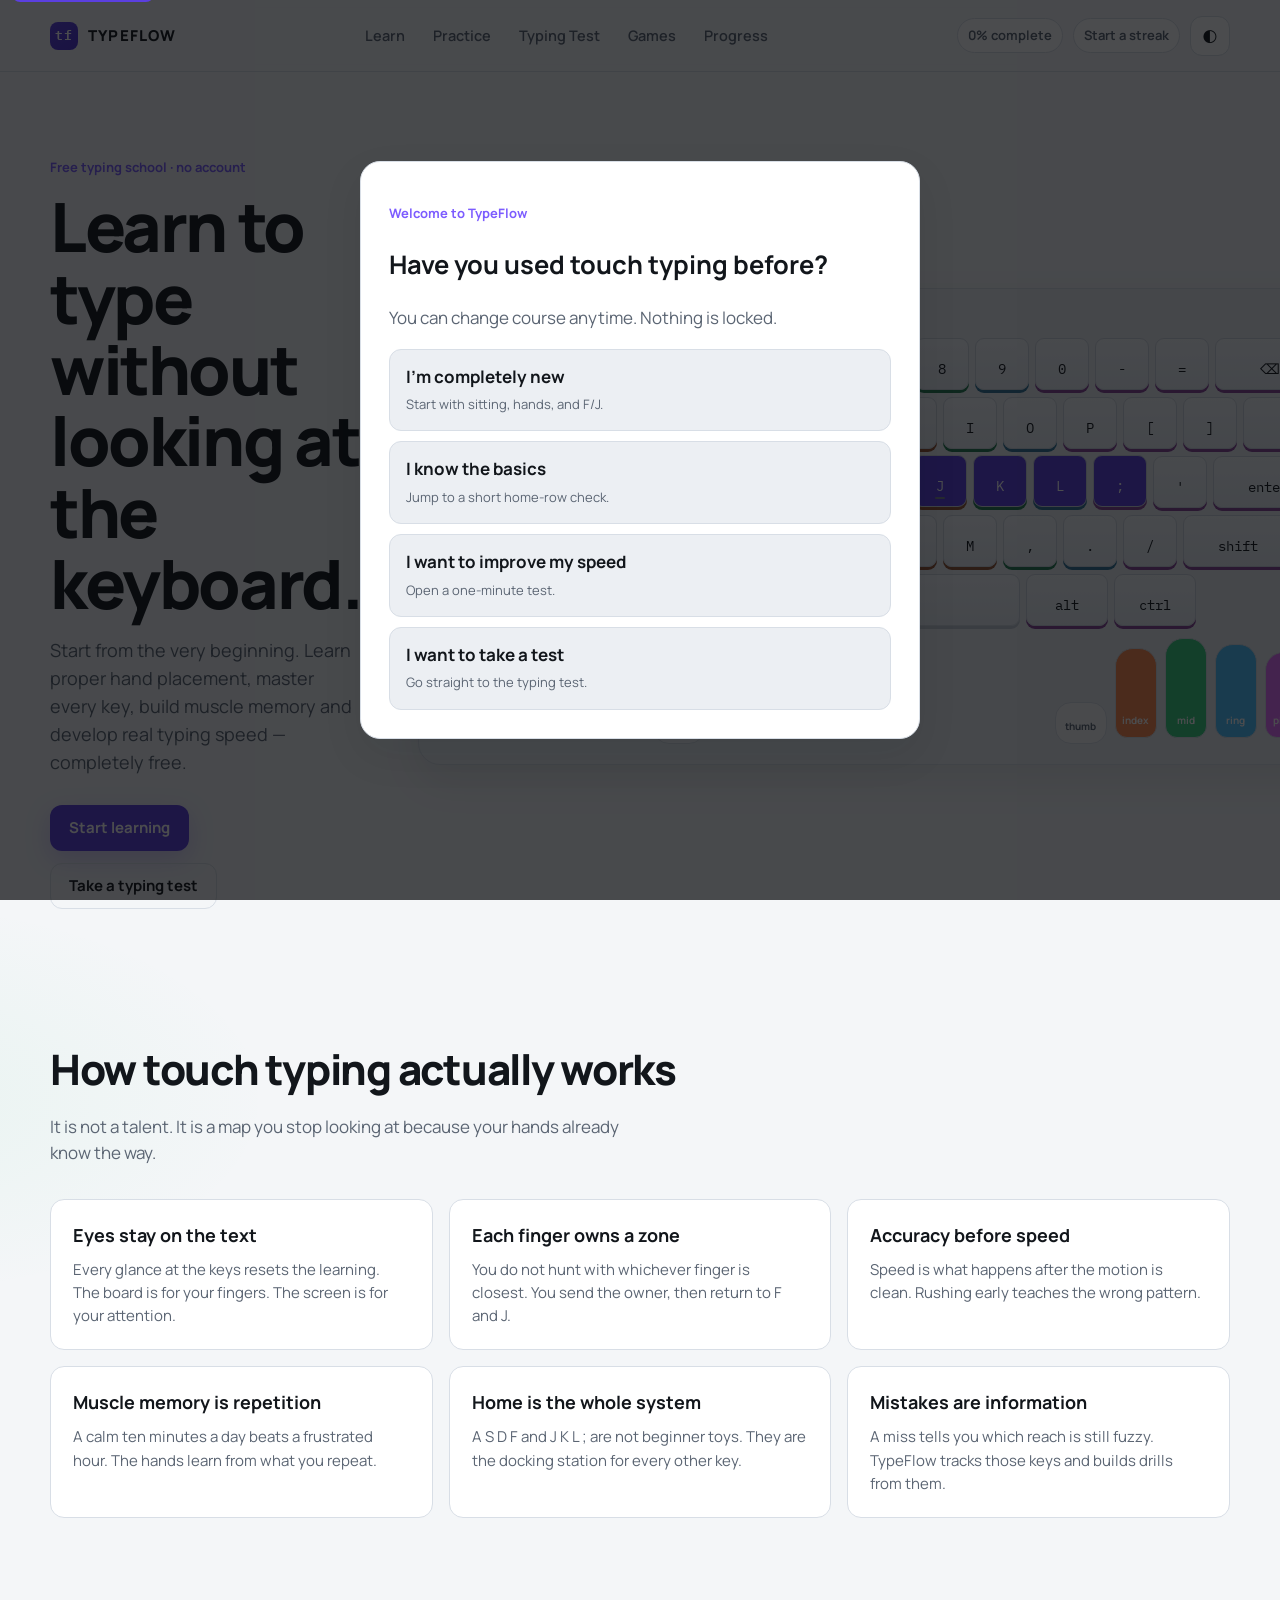
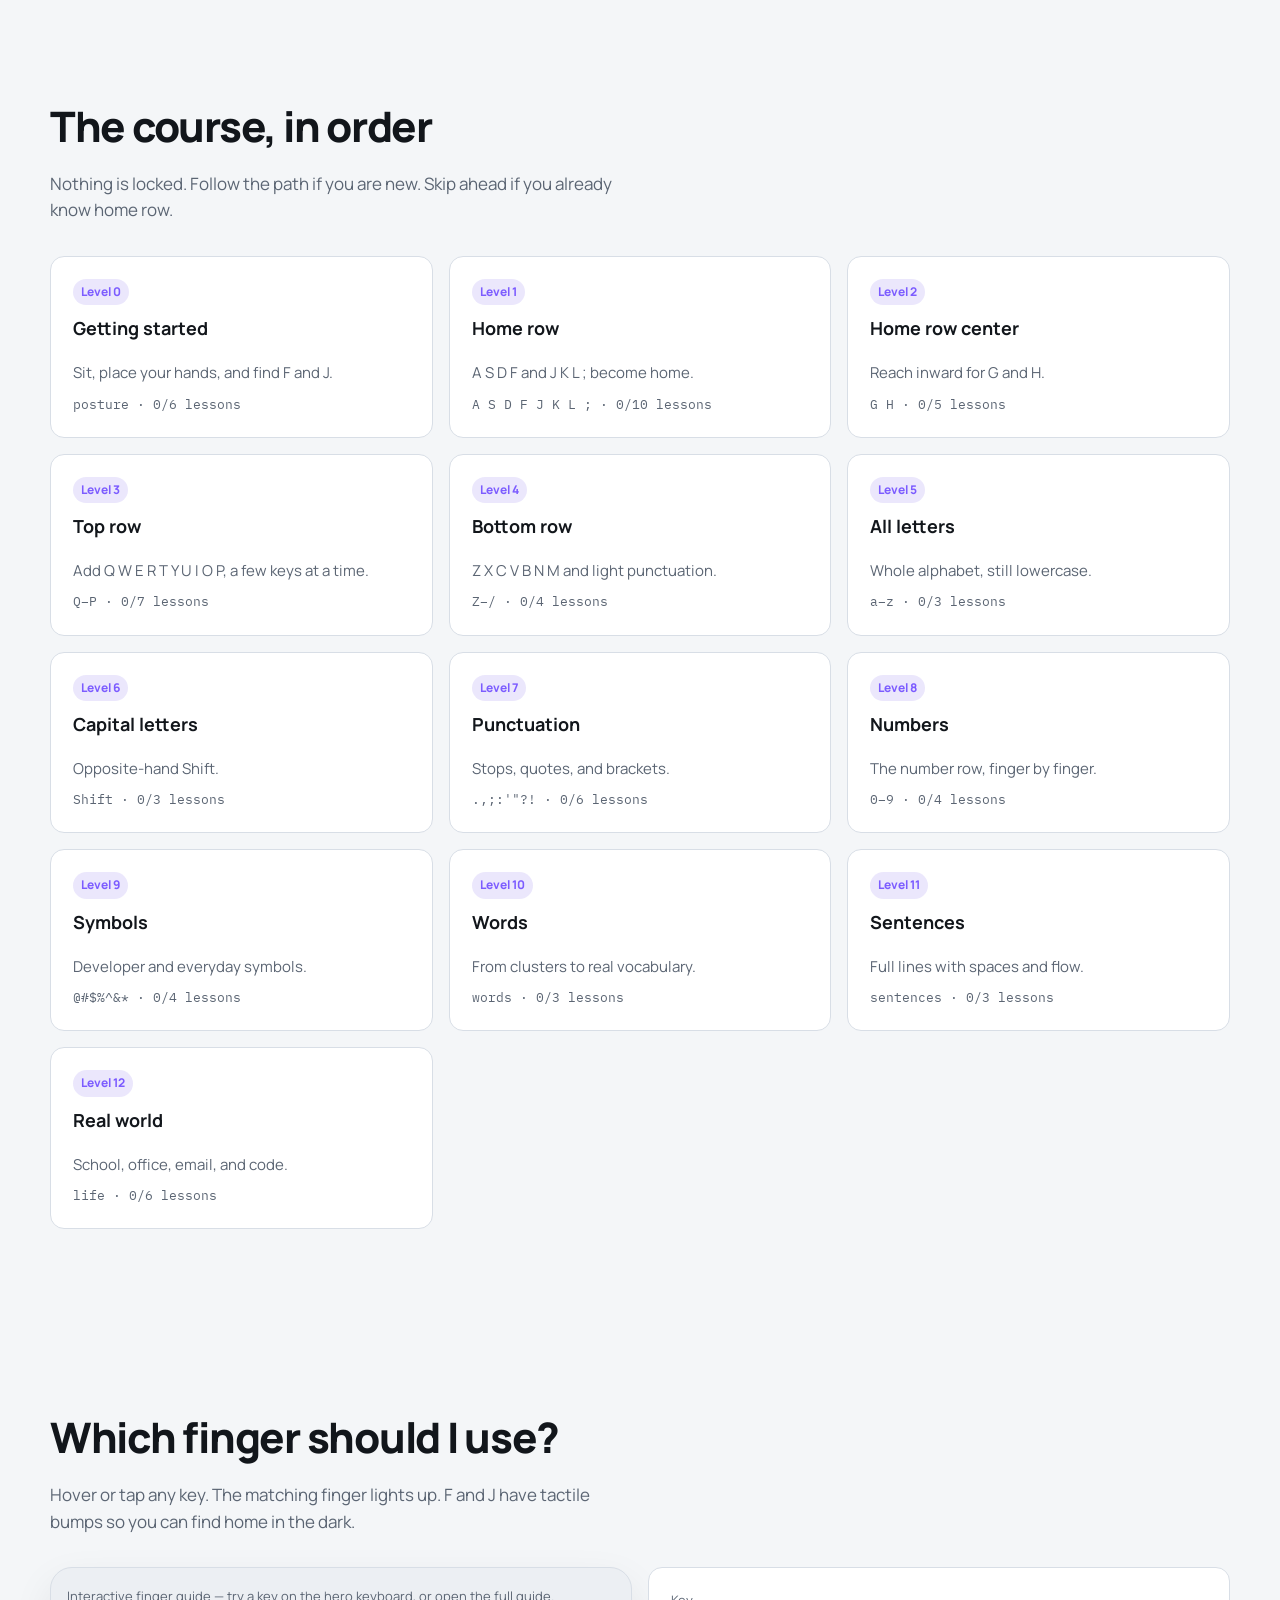
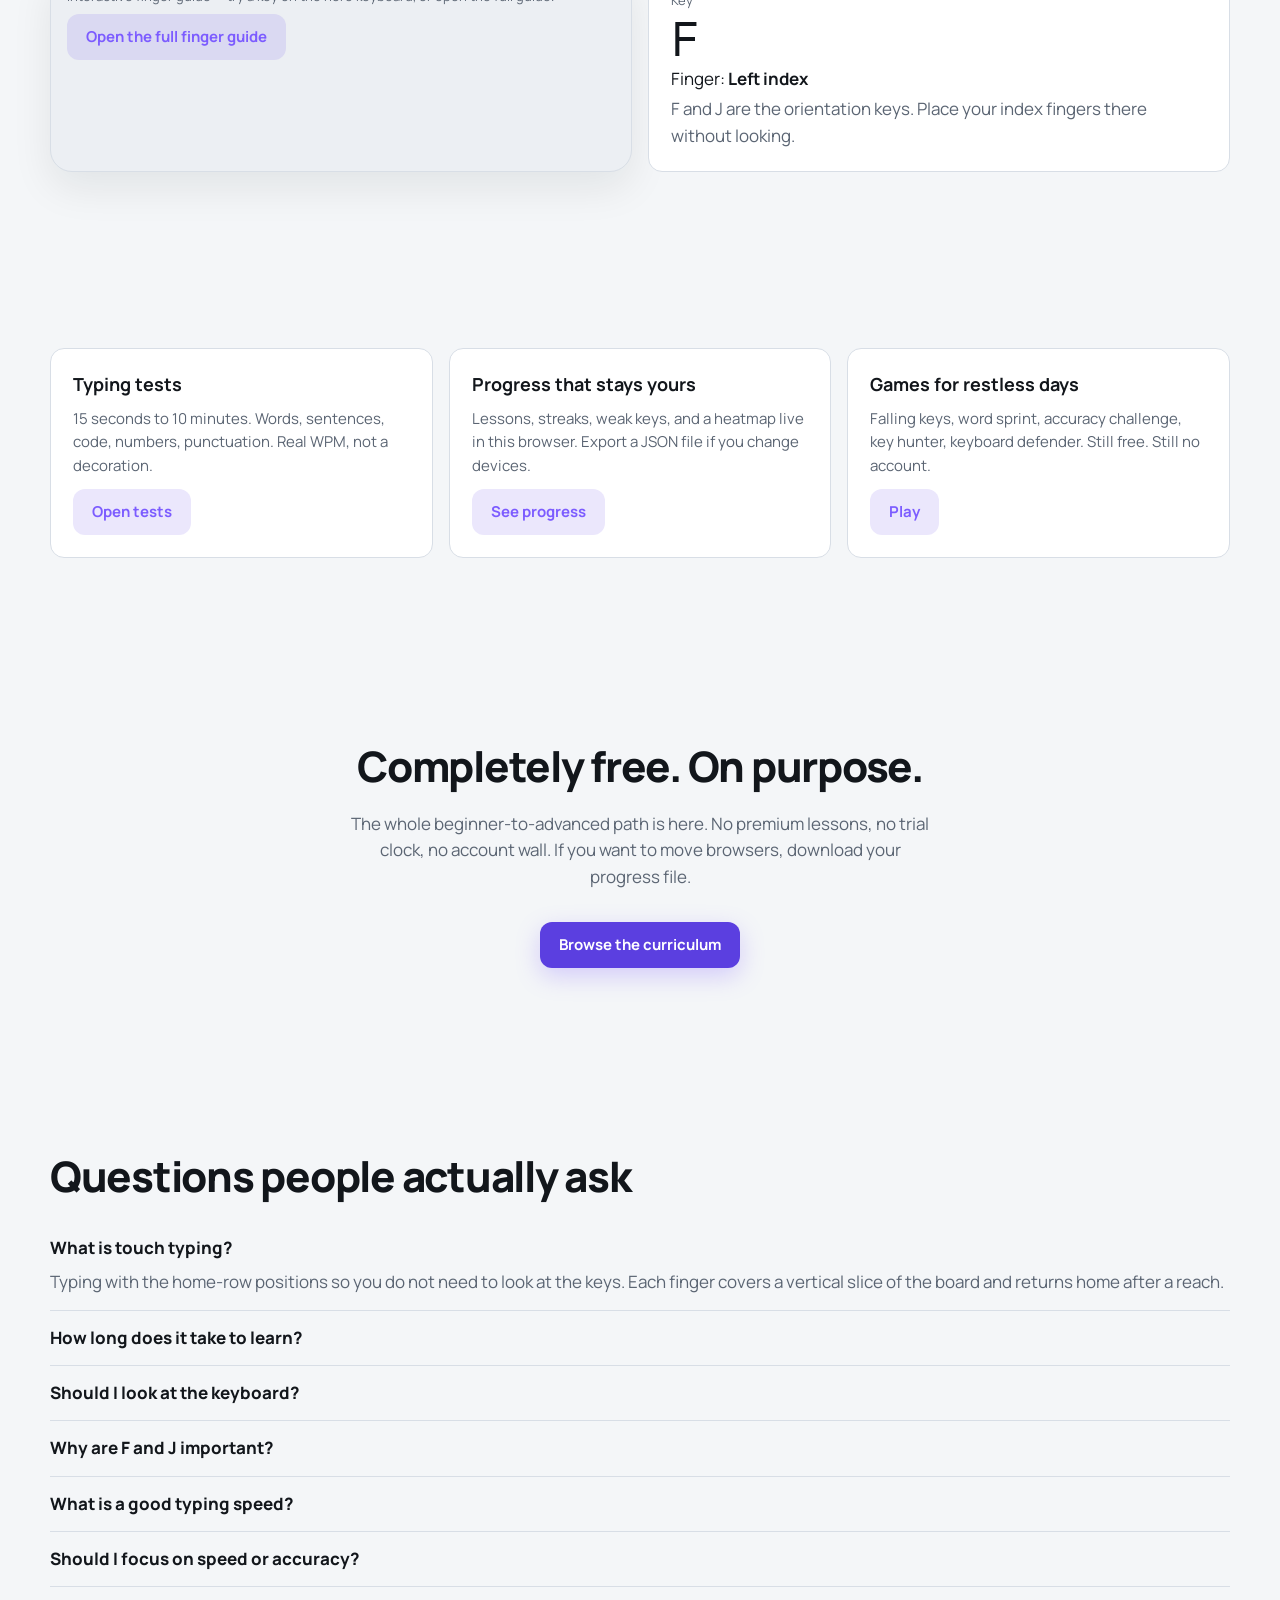
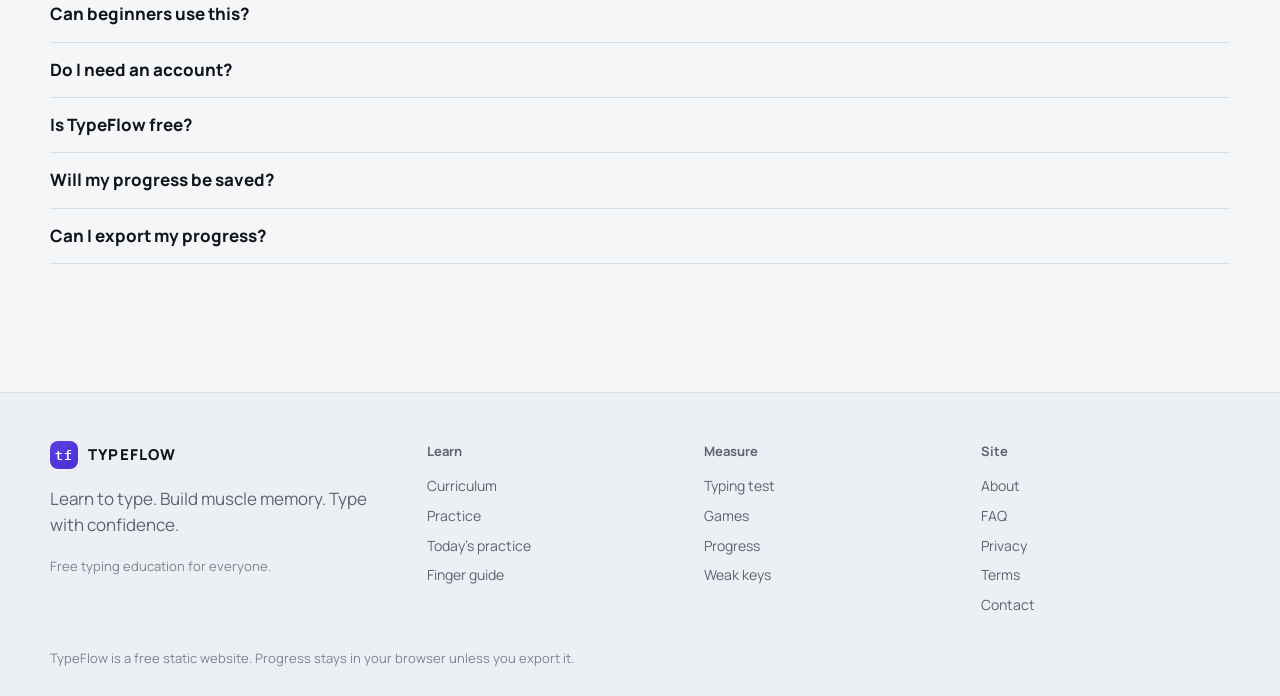
<file: index.html>
<!DOCTYPE html>
<html lang="en">
<head>
  <meta charset="UTF-8">
  <meta name="viewport" content="width=device-width, initial-scale=1">
  <title>TypeFlow — Free Touch Typing Lessons & Practice</title>
  <meta name="description" content="Learn touch typing from the beginning with free guided lessons, interactive keyboard training, typing tests, games and progress tracking.">
  <meta property="og:title" content="TypeFlow — Free Touch Typing Lessons & Practice">
  <meta property="og:description" content="Learn touch typing from the beginning with free guided lessons, interactive keyboard training, typing tests, games and progress tracking.">
  <meta property="og:type" content="website">
  <link rel="manifest" href="manifest.json">
  <meta name="theme-color" content="#0B0D10">
  <link rel="icon" href="assets/favicon.svg" type="image/svg+xml">
  <link rel="preconnect" href="https://fonts.googleapis.com">
  <link rel="preconnect" href="https://fonts.gstatic.com" crossorigin>
  <link href="https://fonts.googleapis.com/css2?family=IBM+Plex+Mono:wght@400;600&family=Manrope:wght@400;600;700;800&display=swap" rel="stylesheet">
  <link rel="stylesheet" href="css/style.css">
  <link rel="stylesheet" href="css/components.css">
  <link rel="stylesheet" href="css/responsive.css">
</head>
<body>
  <main id="main">
    <section class="wrap hero">
      <div>
        <p class="kicker">Free typing school · no account</p>
        <h1>Learn to type without looking at the keyboard.</h1>
        <p class="lede">Start from the very beginning. Learn proper hand placement, master every key, build muscle memory and develop real typing speed — completely free.</p>
        <div class="hero-actions">
          <a class="btn btn-primary" href="trainer.html?lesson=0.1">Start learning</a>
          <a class="btn btn-ghost" href="tests.html">Take a typing test</a>
        </div>
      </div>
      <div>
        <div class="kb-wrap">
          <p class="tiny muted" style="margin:0 0 10px 8px">Start with the home row</p>
          <div id="hero-kb"></div>
          <div id="hero-hands"></div>
        </div>
      </div>
    </section>

    <section class="section wrap">
      <h2 class="section-h">How touch typing actually works</h2>
      <p class="section-p">It is not a talent. It is a map you stop looking at because your hands already know the way.</p>
      <div class="grid-3">
        <article class="card">
          <h3>Eyes stay on the text</h3>
          <p>Every glance at the keys resets the learning. The board is for your fingers. The screen is for your attention.</p>
        </article>
        <article class="card">
          <h3>Each finger owns a zone</h3>
          <p>You do not hunt with whichever finger is closest. You send the owner, then return to F and J.</p>
        </article>
        <article class="card">
          <h3>Accuracy before speed</h3>
          <p>Speed is what happens after the motion is clean. Rushing early teaches the wrong pattern.</p>
        </article>
        <article class="card">
          <h3>Muscle memory is repetition</h3>
          <p>A calm ten minutes a day beats a frustrated hour. The hands learn from what you repeat.</p>
        </article>
        <article class="card">
          <h3>Home is the whole system</h3>
          <p>A S D F and J K L ; are not beginner toys. They are the docking station for every other key.</p>
        </article>
        <article class="card">
          <h3>Mistakes are information</h3>
          <p>A miss tells you which reach is still fuzzy. TypeFlow tracks those keys and builds drills from them.</p>
        </article>
      </div>
    </section>

    <section class="section wrap">
      <h2 class="section-h">The course, in order</h2>
      <p class="section-p">Nothing is locked. Follow the path if you are new. Skip ahead if you already know home row.</p>
      <div class="grid-3" id="levels"></div>
    </section>

    <section class="section wrap">
      <h2 class="section-h">Which finger should I use?</h2>
      <p class="section-p">Hover or tap any key. The matching finger lights up. F and J have tactile bumps so you can find home in the dark.</p>
      <div class="grid-2">
        <div class="kb-wrap"><div id="guide-copy" class="tiny muted" style="margin-bottom:8px">Interactive finger guide — try a key on the hero keyboard, or open the full guide.</div>
          <a class="btn btn-soft" href="guide.html">Open the full finger guide</a>
        </div>
        <div class="card guide-panel" id="guide-panel">
          <div class="tiny muted">Key</div>
          <div class="big">F</div>
          <div>Finger: <strong>Left index</strong></div>
          <div class="muted">F and J are the orientation keys. Place your index fingers there without looking.</div>
        </div>
      </div>
    </section>

    <section class="section wrap">
      <div class="grid-3">
        <article class="card">
          <h3>Typing tests</h3>
          <p>15 seconds to 10 minutes. Words, sentences, code, numbers, punctuation. Real WPM, not a decoration.</p>
          <p style="margin-top:12px"><a class="btn btn-soft" href="tests.html">Open tests</a></p>
        </article>
        <article class="card">
          <h3>Progress that stays yours</h3>
          <p>Lessons, streaks, weak keys, and a heatmap live in this browser. Export a JSON file if you change devices.</p>
          <p style="margin-top:12px"><a class="btn btn-soft" href="progress.html">See progress</a></p>
        </article>
        <article class="card">
          <h3>Games for restless days</h3>
          <p>Falling keys, word sprint, accuracy challenge, key hunter, keyboard defender. Still free. Still no account.</p>
          <p style="margin-top:12px"><a class="btn btn-soft" href="games.html">Play</a></p>
        </article>
      </div>
    </section>

    <section class="section wrap center">
      <h2 class="section-h">Completely free. On purpose.</h2>
      <p class="section-p">The whole beginner-to-advanced path is here. No premium lessons, no trial clock, no account wall. If you want to move browsers, download your progress file.</p>
      <a class="btn btn-primary" href="lessons.html">Browse the curriculum</a>
    </section>

    <section class="section wrap faq" id="faq">
      <h2 class="section-h">Questions people actually ask</h2>
      <details open><summary>What is touch typing?</summary><p>Typing with the home-row positions so you do not need to look at the keys. Each finger covers a vertical slice of the board and returns home after a reach.</p></details>
      <details><summary>How long does it take to learn?</summary><p>Most people feel oriented in a week of short daily sessions. Comfortable speed takes longer. Ten focused minutes beat a weekend binge.</p></details>
      <details><summary>Should I look at the keyboard?</summary><p>During the first sitting-and-hands lessons, glance once to place F and J. After that, look at the screen. Peeking is a habit you would have to unlearn.</p></details>
      <details><summary>Why are F and J important?</summary><p>They have small raised bars. Your index fingers rest there. From those two points the rest of the keyboard is a known distance.</p></details>
      <details><summary>What is a good typing speed?</summary><p>Around 40 WPM is enough for most school and office work. 60–80 is comfortable. Accuracy at 95% or better matters more than a spike of speed.</p></details>
      <details><summary>Should I focus on speed or accuracy?</summary><p>Accuracy. Speed is a side effect of a clean pattern. Fast mistakes teach your hands the wrong map.</p></details>
      <details><summary>Can beginners use this?</summary><p>Yes. Lesson 0 starts with sitting, hand placement, and finding F and J. You never have to face the whole keyboard on day one.</p></details>
      <details><summary>Do I need an account?</summary><p>No. Progress is stored in this browser. Export it if you want a backup.</p></details>
      <details><summary>Is TypeFlow free?</summary><p>Yes. The full curriculum, tests, games, and progress tools are free.</p></details>
      <details><summary>Will my progress be saved?</summary><p>Yes, in local storage on this device. Clearing site data will erase it unless you exported a file.</p></details>
      <details><summary>Can I export my progress?</summary><p>Yes. Open Progress and download <code>typeflow-progress.json</code>. Import that file on another browser to continue.</p></details>
    </section>
  </main>
  <script type="module" src="js/home.js"></script>
</body>
</html>
</file>
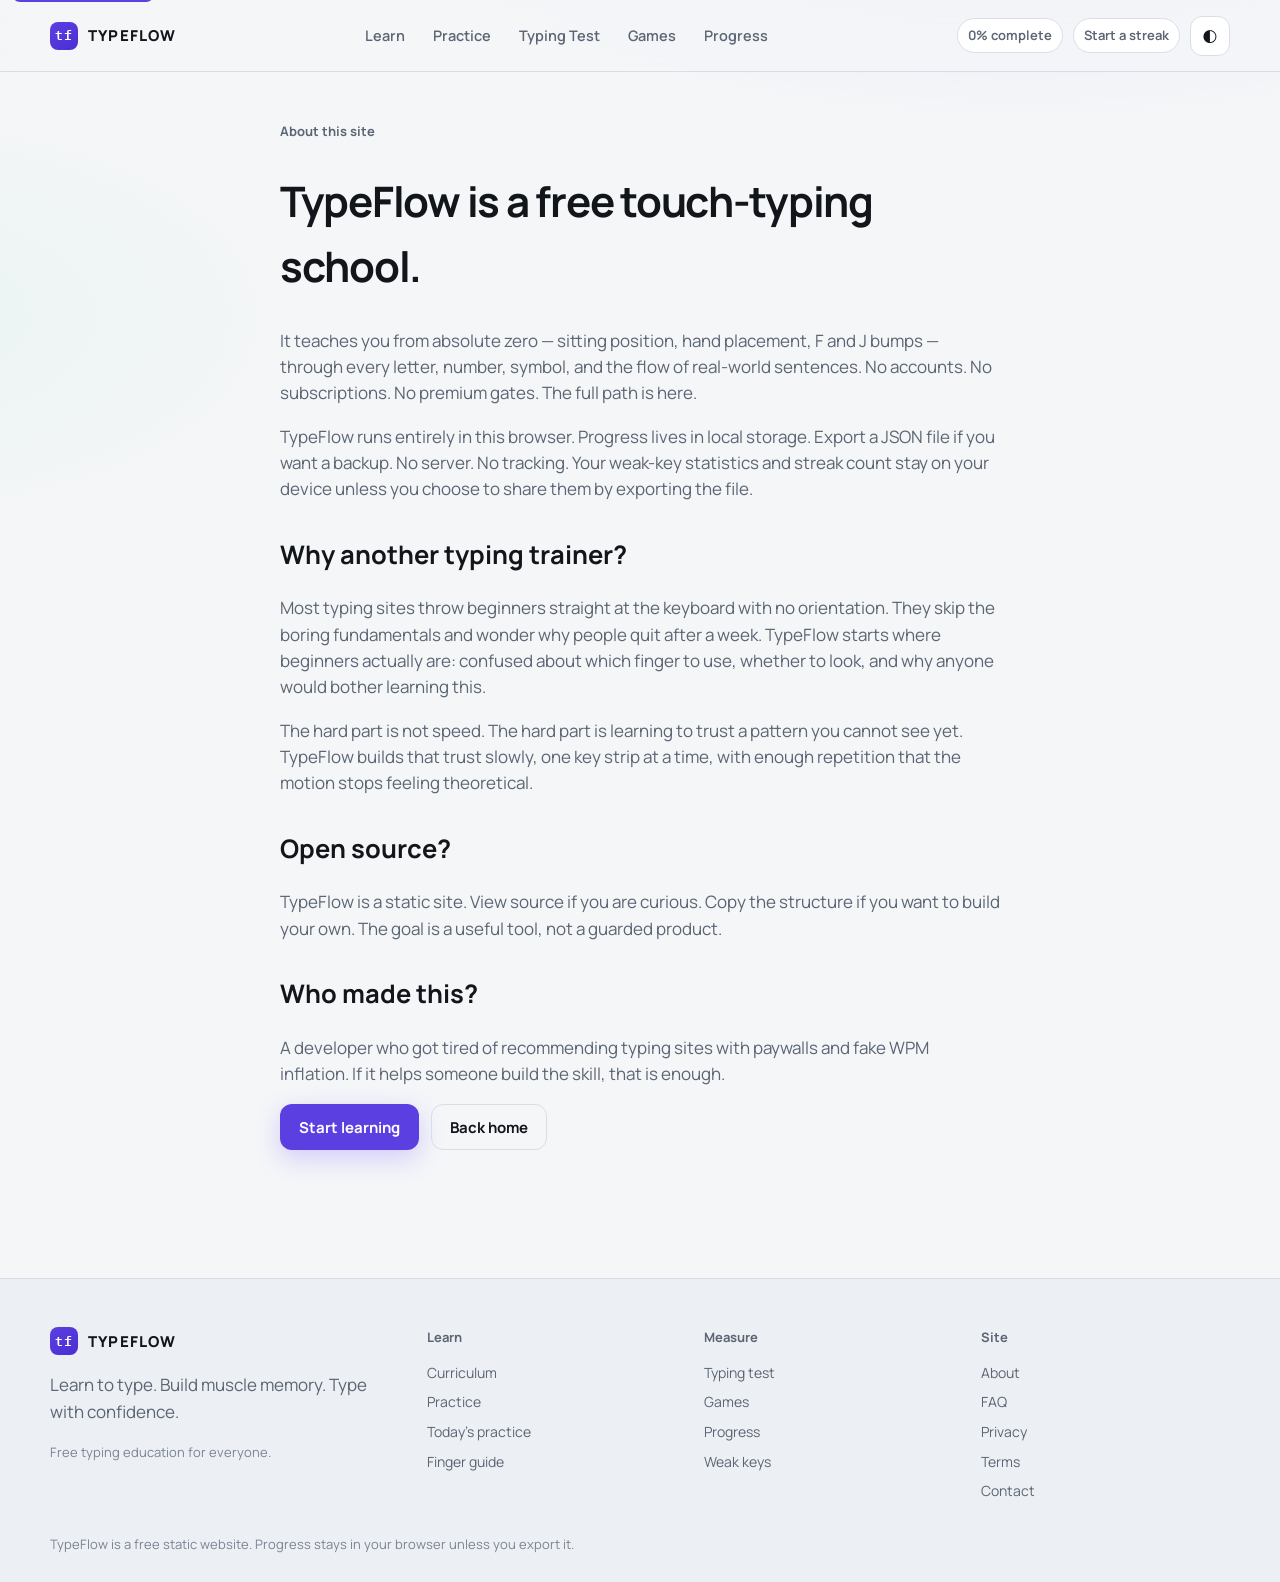
<file: about.html>
<!DOCTYPE html>
<html lang="en">
<head>
  <meta charset="UTF-8">
  <meta name="viewport" content="width=device-width, initial-scale=1">
  <title>About — TypeFlow</title>
  <link rel="icon" href="assets/favicon.svg" type="image/svg+xml">
  <link rel="preconnect" href="https://fonts.googleapis.com">
  <link rel="preconnect" href="https://fonts.gstatic.com" crossorigin>
  <link href="https://fonts.googleapis.com/css2?family=IBM+Plex+Mono:wght@400;600&family=Manrope:wght@400;600;700;800&display=swap" rel="stylesheet">
  <link rel="stylesheet" href="css/style.css">
  <link rel="stylesheet" href="css/components.css">
  <link rel="stylesheet" href="css/responsive.css">
</head>
<body data-page="about">
  <main id="main" class="wrap section prose" style="padding-top:36px">
    <p class="kicker">About this site</p>
    <h1>TypeFlow is a free touch-typing school.</h1>
    <p>It teaches you from absolute zero — sitting position, hand placement, F and J bumps — through every letter, number, symbol, and the flow of real-world sentences. No accounts. No subscriptions. No premium gates. The full path is here.</p>
    <p>TypeFlow runs entirely in this browser. Progress lives in local storage. Export a JSON file if you want a backup. No server. No tracking. Your weak-key statistics and streak count stay on your device unless you choose to share them by exporting the file.</p>
    <h2>Why another typing trainer?</h2>
    <p>Most typing sites throw beginners straight at the keyboard with no orientation. They skip the boring fundamentals and wonder why people quit after a week. TypeFlow starts where beginners actually are: confused about which finger to use, whether to look, and why anyone would bother learning this.</p>
    <p>The hard part is not speed. The hard part is learning to trust a pattern you cannot see yet. TypeFlow builds that trust slowly, one key strip at a time, with enough repetition that the motion stops feeling theoretical.</p>
    <h2>Open source?</h2>
    <p>TypeFlow is a static site. View source if you are curious. Copy the structure if you want to build your own. The goal is a useful tool, not a guarded product.</p>
    <h2>Who made this?</h2>
    <p>A developer who got tired of recommending typing sites with paywalls and fake WPM inflation. If it helps someone build the skill, that is enough.</p>
    <div class="hero-actions">
      <a class="btn btn-primary" href="trainer.html?lesson=0.1">Start learning</a>
      <a class="btn btn-ghost" href="index.html">Back home</a>
    </div>
  </main>
  <script type="module" src="js/page.js"></script>
</body>
</html>
</file>
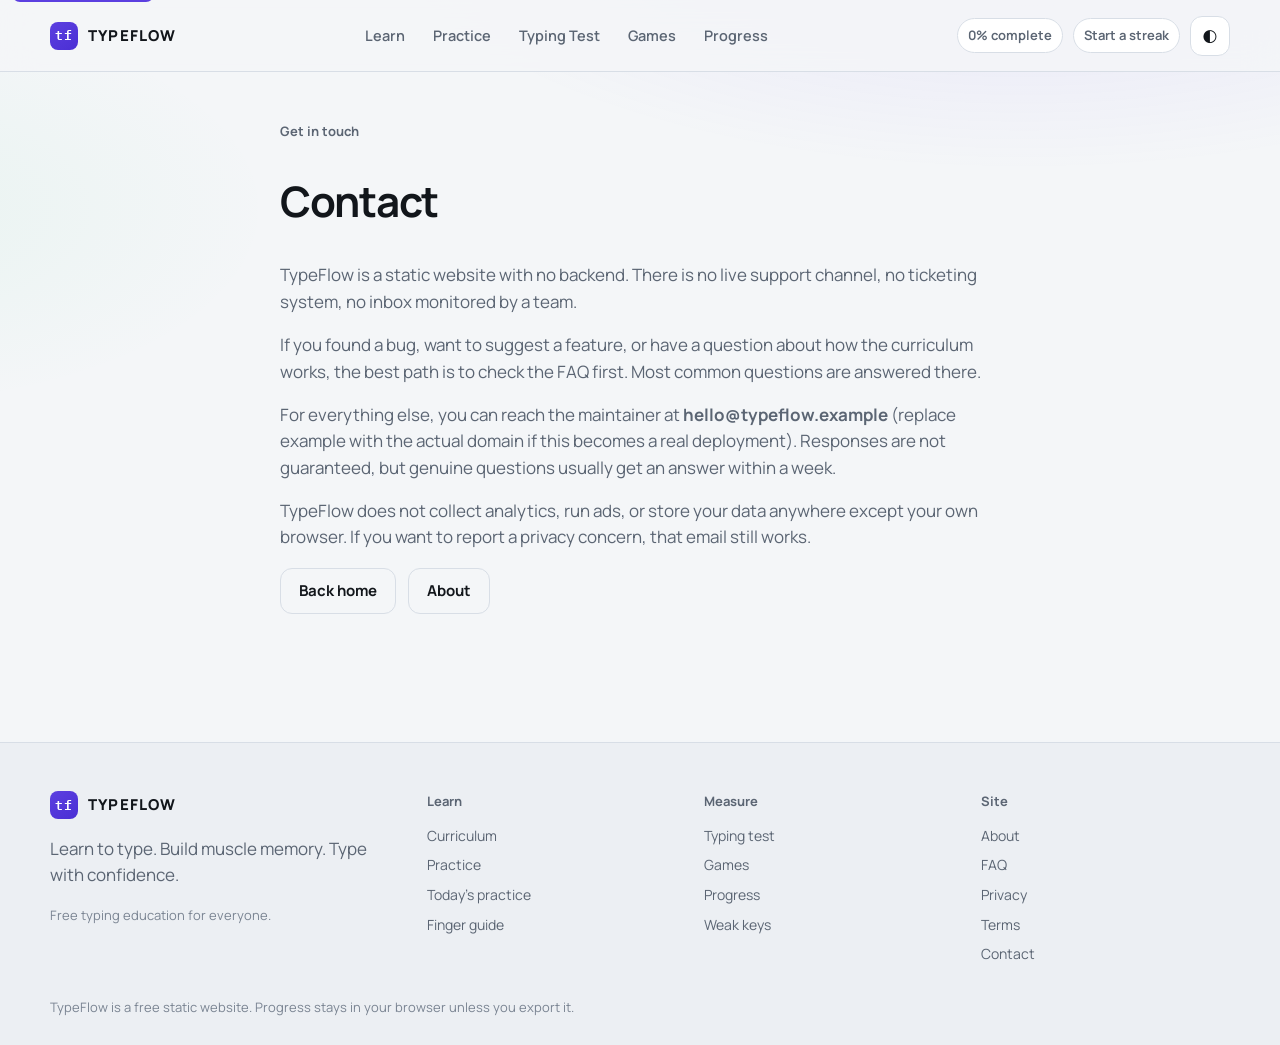
<file: contact.html>
<!DOCTYPE html>
<html lang="en">
<head>
  <meta charset="UTF-8">
  <meta name="viewport" content="width=device-width, initial-scale=1">
  <title>Contact — TypeFlow</title>
  <link rel="icon" href="assets/favicon.svg" type="image/svg+xml">
  <link rel="preconnect" href="https://fonts.googleapis.com">
  <link rel="preconnect" href="https://fonts.gstatic.com" crossorigin>
  <link href="https://fonts.googleapis.com/css2?family=IBM+Plex+Mono:wght@400;600&family=Manrope:wght@400;600;700;800&display=swap" rel="stylesheet">
  <link rel="stylesheet" href="css/style.css">
  <link rel="stylesheet" href="css/components.css">
  <link rel="stylesheet" href="css/responsive.css">
</head>
<body data-page="contact">
  <main id="main" class="wrap section prose" style="padding-top:36px">
    <p class="kicker">Get in touch</p>
    <h1>Contact</h1>
    <p>TypeFlow is a static website with no backend. There is no live support channel, no ticketing system, no inbox monitored by a team.</p>
    <p>If you found a bug, want to suggest a feature, or have a question about how the curriculum works, the best path is to check the <a href="index.html#faq">FAQ</a> first. Most common questions are answered there.</p>
    <p>For everything else, you can reach the maintainer at <strong>hello@typeflow.example</strong> (replace example with the actual domain if this becomes a real deployment). Responses are not guaranteed, but genuine questions usually get an answer within a week.</p>
    <p>TypeFlow does not collect analytics, run ads, or store your data anywhere except your own browser. If you want to report a privacy concern, that email still works.</p>
    <div class="hero-actions">
      <a class="btn btn-ghost" href="index.html">Back home</a>
      <a class="btn btn-ghost" href="about.html">About</a>
    </div>
  </main>
  <script type="module" src="js/page.js"></script>
</body>
</html>
</file>
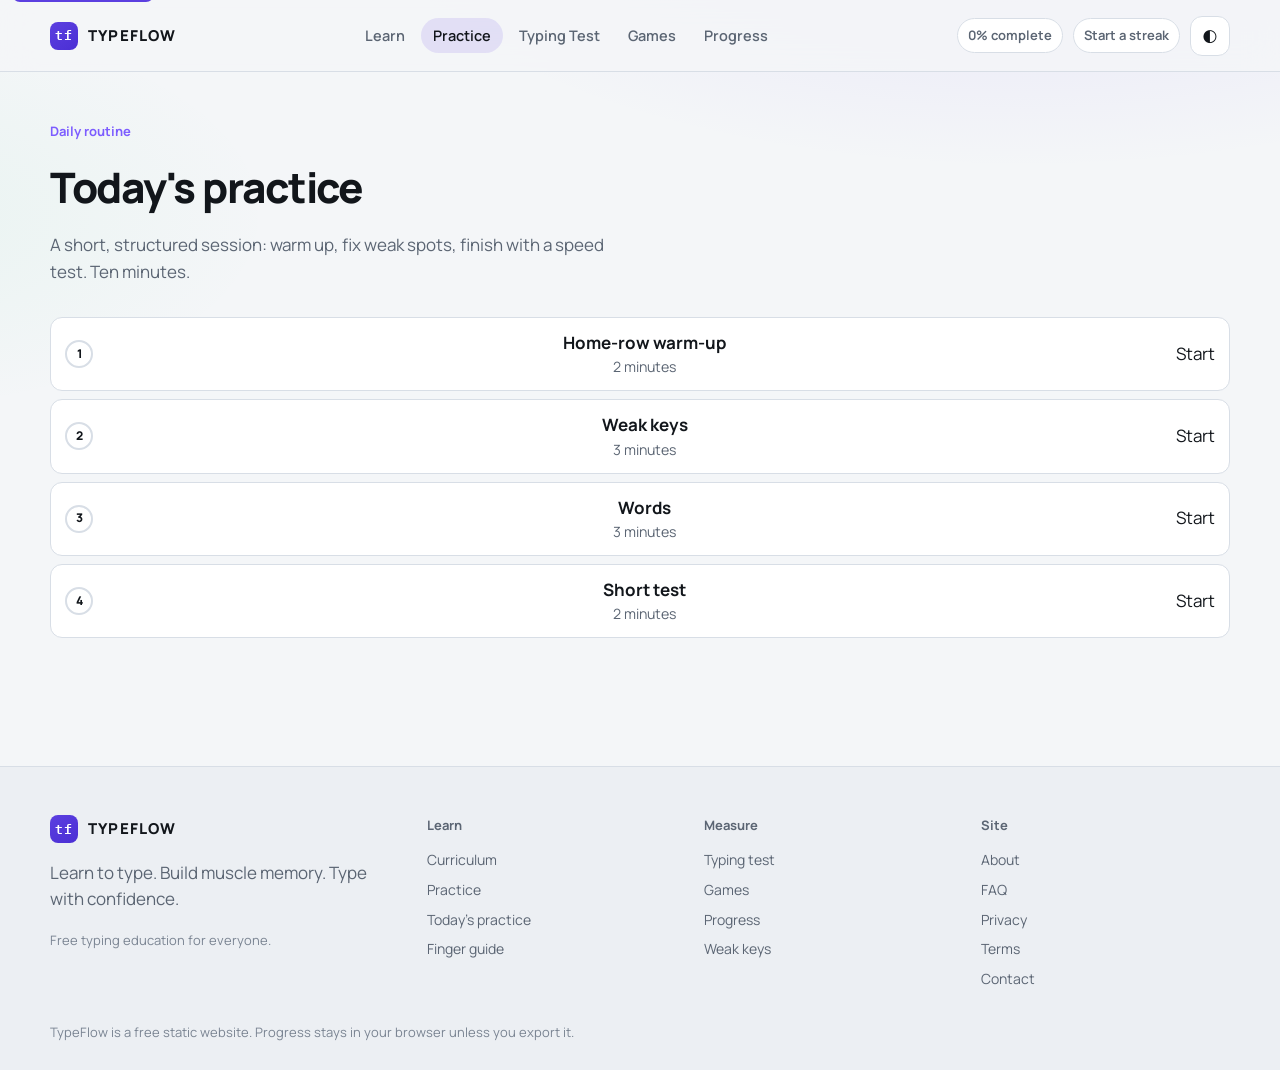
<file: daily.html>
<!DOCTYPE html>
<html lang="en">
<head>
  <meta charset="UTF-8">
  <meta name="viewport" content="width=device-width, initial-scale=1">
  <title>Today's Practice — TypeFlow</title>
  <link rel="icon" href="assets/favicon.svg" type="image/svg+xml">
  <link rel="preconnect" href="https://fonts.googleapis.com">
  <link rel="preconnect" href="https://fonts.gstatic.com" crossorigin>
  <link href="https://fonts.googleapis.com/css2?family=IBM+Plex+Mono:wght@400;600&family=Manrope:wght@400;600;700;800&display=swap" rel="stylesheet">
  <link rel="stylesheet" href="css/style.css">
  <link rel="stylesheet" href="css/components.css">
  <link rel="stylesheet" href="css/responsive.css">
</head>
<body>
  <main id="main" class="wrap section" style="padding-top:36px">
    <p class="kicker">Daily routine</p>
    <h1 class="section-h">Today's practice</h1>
    <p class="section-p">A short, structured session: warm up, fix weak spots, finish with a speed test. Ten minutes.</p>
    <div class="lesson-list" id="steps"></div>
    <section id="live" hidden>
      <p class="kicker" id="step-title">Step</p>
      <div class="progress-bar" style="margin-bottom:12px"><i></i></div>
      <div class="prompt" id="prompt"></div>
      <p class="tiny muted" style="margin-top:8px"><b id="d-time">00:00</b> elapsed</p>
      <div class="kb-wrap" style="margin-top:16px"><div id="kb"></div></div>
    </section>
  </main>
  <script type="module" src="js/daily.js"></script>
</body>
</html>
</file>
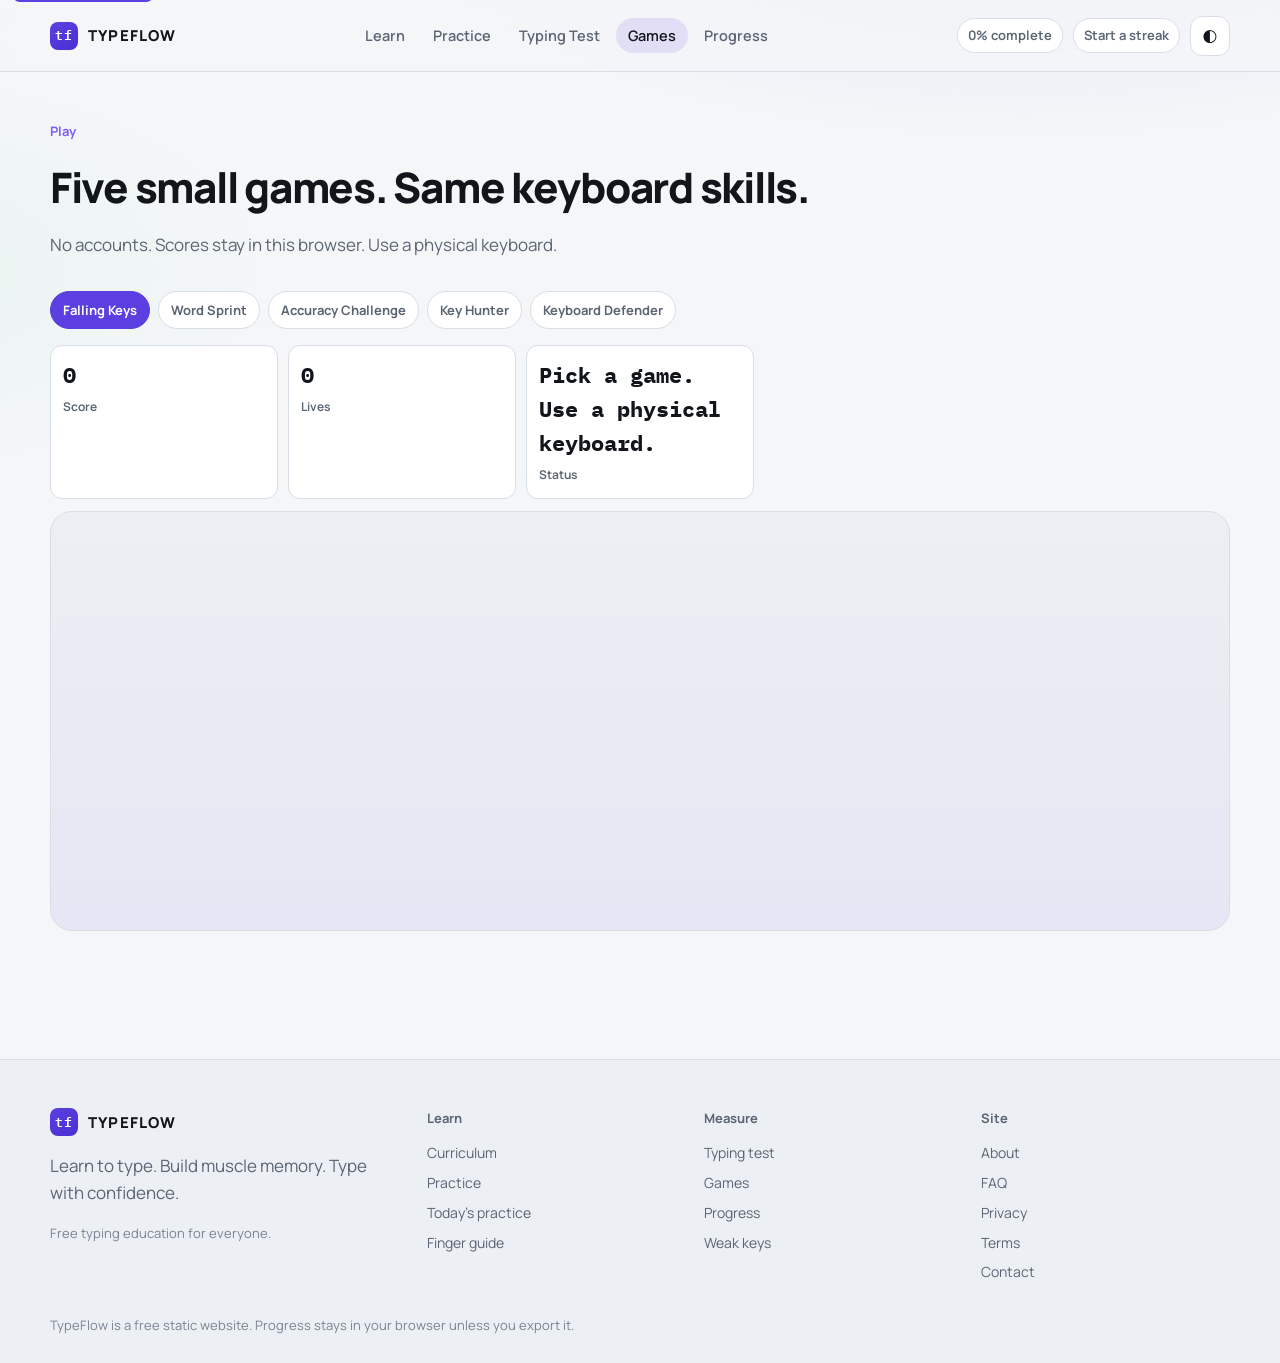
<file: games.html>
<!DOCTYPE html>
<html lang="en">
<head>
  <meta charset="UTF-8">
  <meta name="viewport" content="width=device-width, initial-scale=1">
  <title>Games — TypeFlow</title>
  <meta name="description" content="Free typing games: Falling Keys, Word Sprint, Accuracy Challenge, Key Hunter, and Keyboard Defender.">
  <link rel="icon" href="assets/favicon.svg" type="image/svg+xml">
  <link rel="preconnect" href="https://fonts.googleapis.com">
  <link rel="preconnect" href="https://fonts.gstatic.com" crossorigin>
  <link href="https://fonts.googleapis.com/css2?family=IBM+Plex+Mono:wght@400;600&family=Manrope:wght@400;600;700;800&display=swap" rel="stylesheet">
  <link rel="stylesheet" href="css/style.css">
  <link rel="stylesheet" href="css/components.css">
  <link rel="stylesheet" href="css/responsive.css">
</head>
<body>
  <main id="main" class="wrap section" style="padding-top:36px">
    <p class="kicker">Play</p>
    <h1 class="section-h">Five small games. Same keyboard skills.</h1>
    <p class="section-p">No accounts. Scores stay in this browser. Use a physical keyboard.</p>
    <div class="tabs">
      <button class="tab on" data-game="falling" type="button">Falling Keys</button>
      <button class="tab" data-game="sprint" type="button">Word Sprint</button>
      <button class="tab" data-game="accuracy" type="button">Accuracy Challenge</button>
      <button class="tab" data-game="hunter" type="button">Key Hunter</button>
      <button class="tab" data-game="defender" type="button">Keyboard Defender</button>
    </div>
    <div class="metrics" style="margin-bottom:12px">
      <div class="metric"><b id="g-score">0</b><span>Score</span></div>
      <div class="metric"><b id="g-lives">0</b><span>Lives</span></div>
      <div class="metric"><b id="g-status">Pick a game</b><span>Status</span></div>
    </div>
    <div class="game-stage" id="stage"></div>
  </main>
  <script type="module" src="js/games.js"></script>
</body>
</html>
</file>
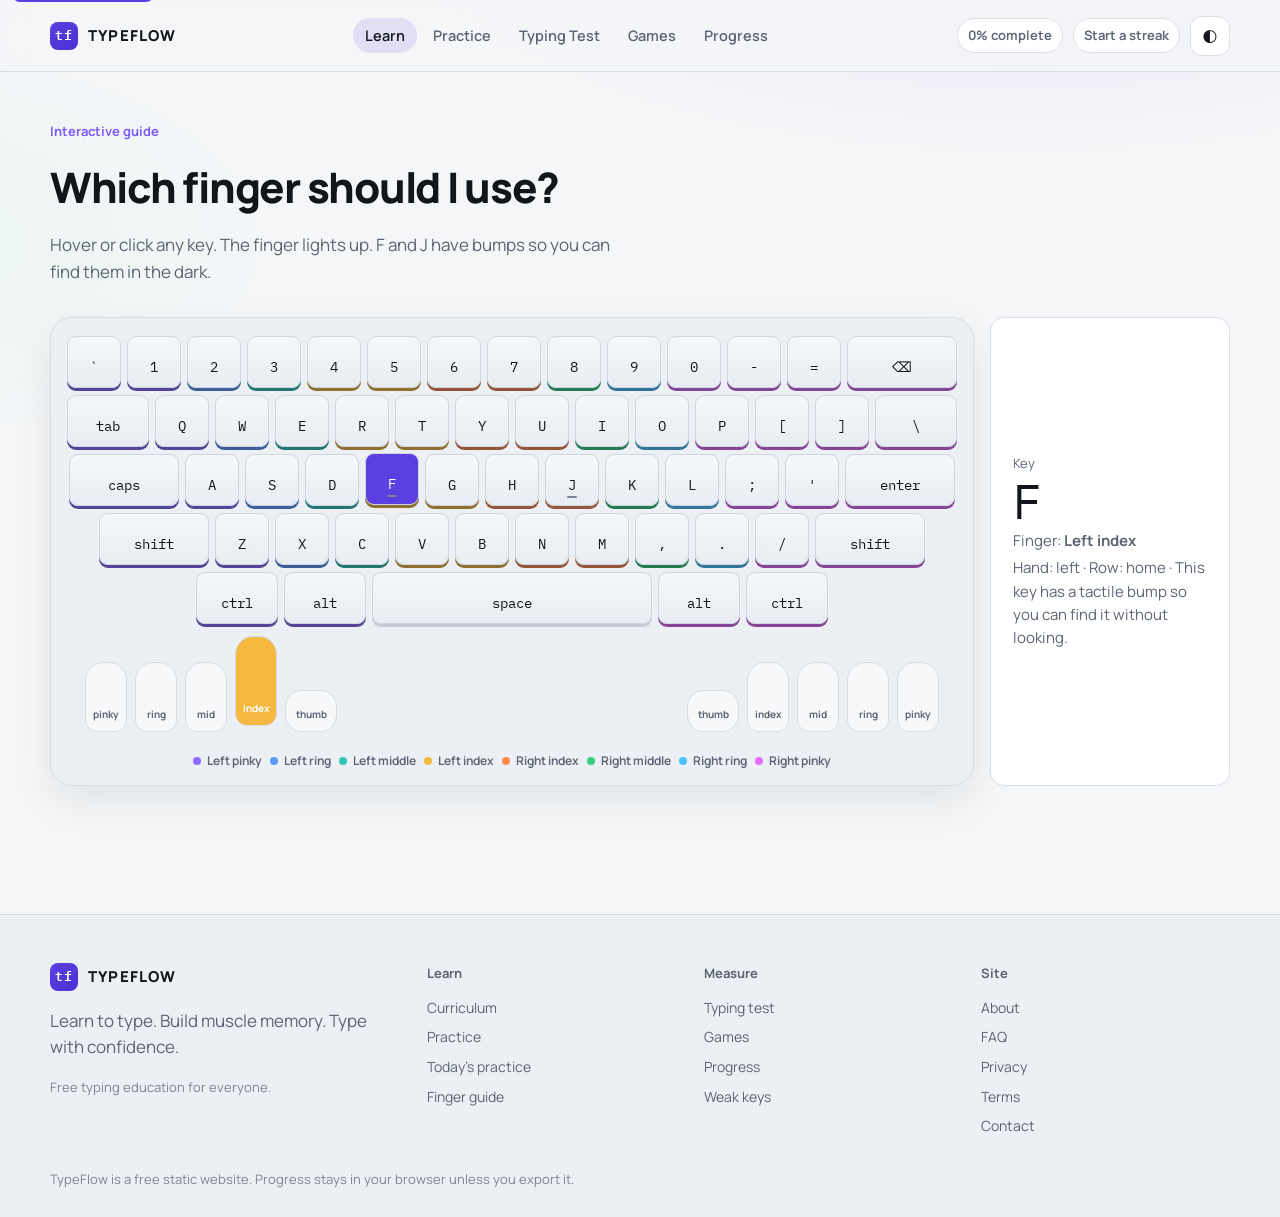
<file: guide.html>
<!DOCTYPE html>
<html lang="en">
<head>
  <meta charset="UTF-8">
  <meta name="viewport" content="width=device-width, initial-scale=1">
  <title>Finger Guide — TypeFlow</title>
  <link rel="icon" href="assets/favicon.svg" type="image/svg+xml">
  <link rel="preconnect" href="https://fonts.googleapis.com">
  <link rel="preconnect" href="https://fonts.gstatic.com" crossorigin>
  <link href="https://fonts.googleapis.com/css2?family=IBM+Plex+Mono:wght@400;600&family=Manrope:wght@400;600;700;800&display=swap" rel="stylesheet">
  <link rel="stylesheet" href="css/style.css">
  <link rel="stylesheet" href="css/components.css">
  <link rel="stylesheet" href="css/responsive.css">
</head>
<body>
  <main id="main" class="wrap section" style="padding-top:36px">
    <p class="kicker">Interactive guide</p>
    <h1 class="section-h">Which finger should I use?</h1>
    <p class="section-p">Hover or click any key. The finger lights up. F and J have bumps so you can find them in the dark.</p>
    <div class="grid-2">
      <div class="kb-wrap">
        <div id="kb"></div>
        <div id="hands"></div>
        <div class="finger-legend">
          <span class="chip"><i class="dot" style="background:var(--finger-lp)"></i>Left pinky</span>
          <span class="chip"><i class="dot" style="background:var(--finger-lr)"></i>Left ring</span>
          <span class="chip"><i class="dot" style="background:var(--finger-lm)"></i>Left middle</span>
          <span class="chip"><i class="dot" style="background:var(--finger-li)"></i>Left index</span>
          <span class="chip"><i class="dot" style="background:var(--finger-ri)"></i>Right index</span>
          <span class="chip"><i class="dot" style="background:var(--finger-rm)"></i>Right middle</span>
          <span class="chip"><i class="dot" style="background:var(--finger-rr)"></i>Right ring</span>
          <span class="chip"><i class="dot" style="background:var(--finger-rp)"></i>Right pinky</span>
        </div>
      </div>
      <div class="card guide-panel" id="panel"></div>
    </div>
  </main>
  <script type="module" src="js/guide.js"></script>
</body>
</html>
</file>
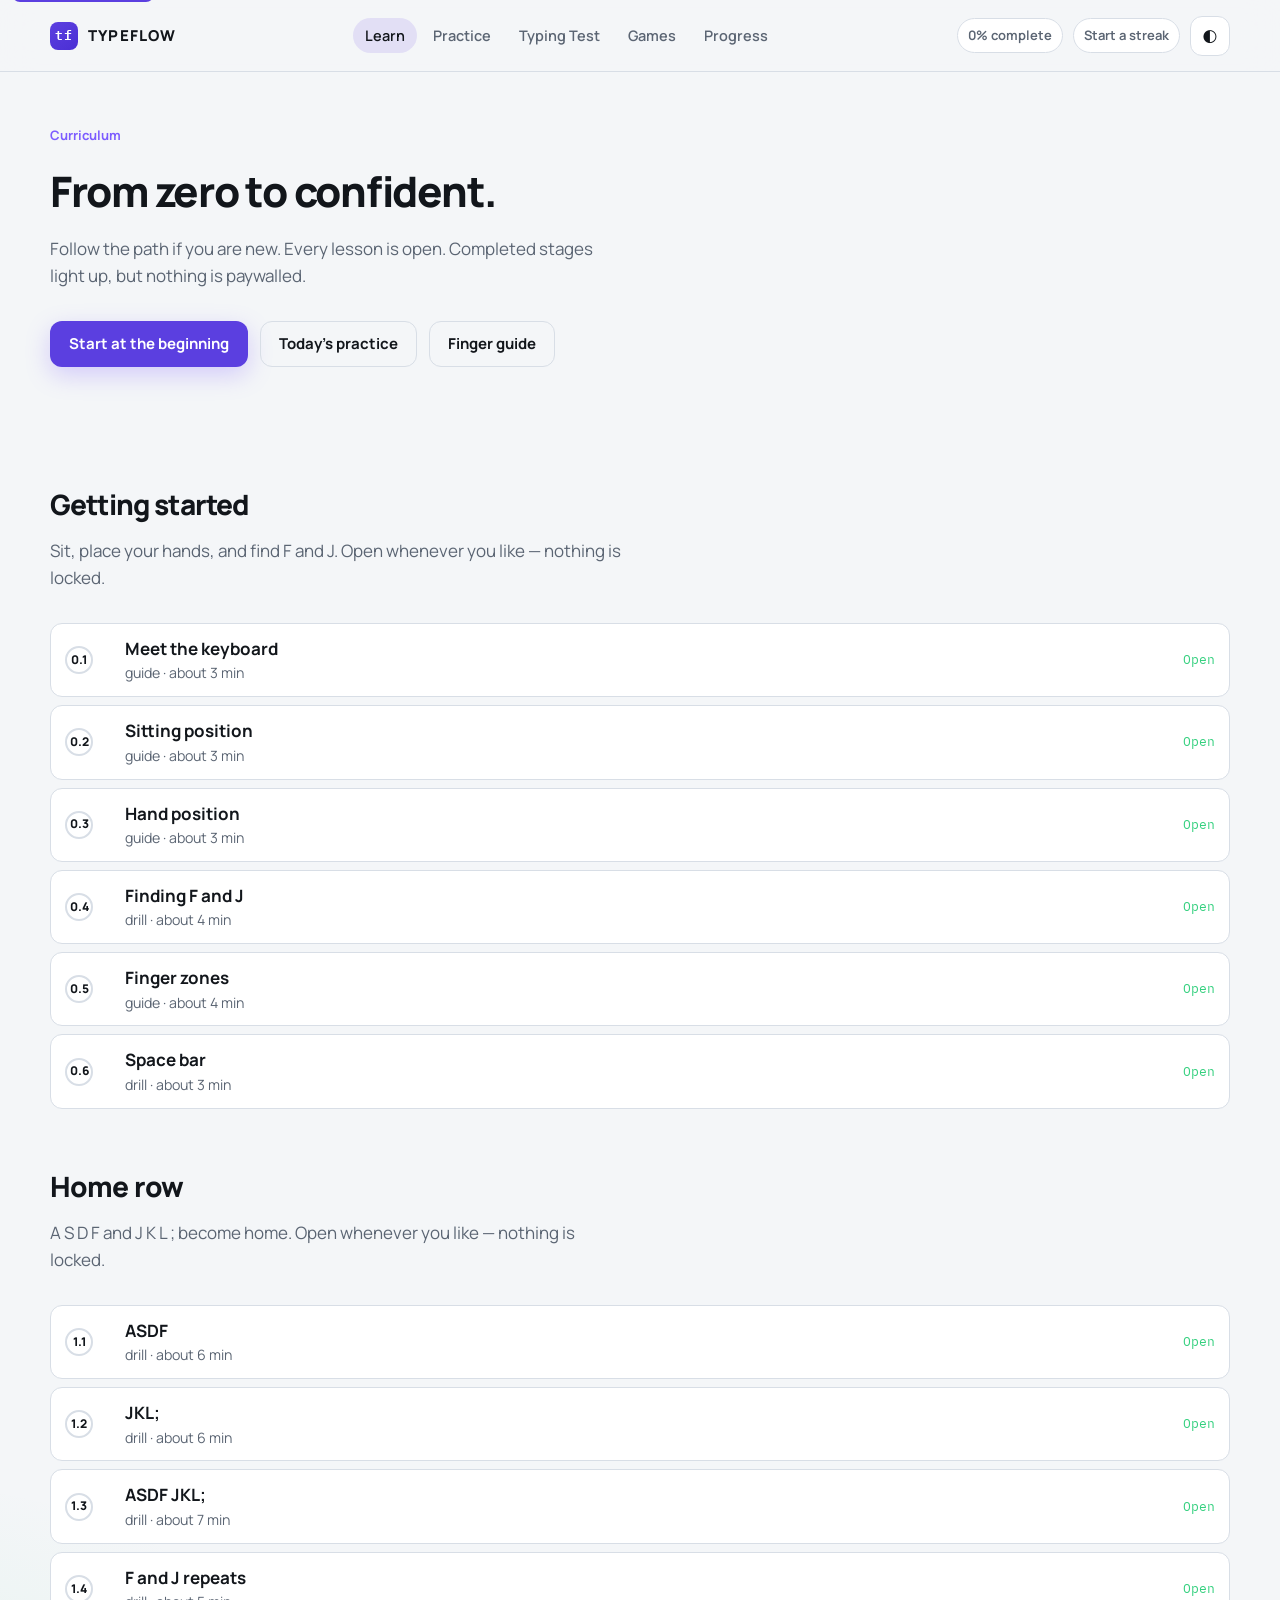
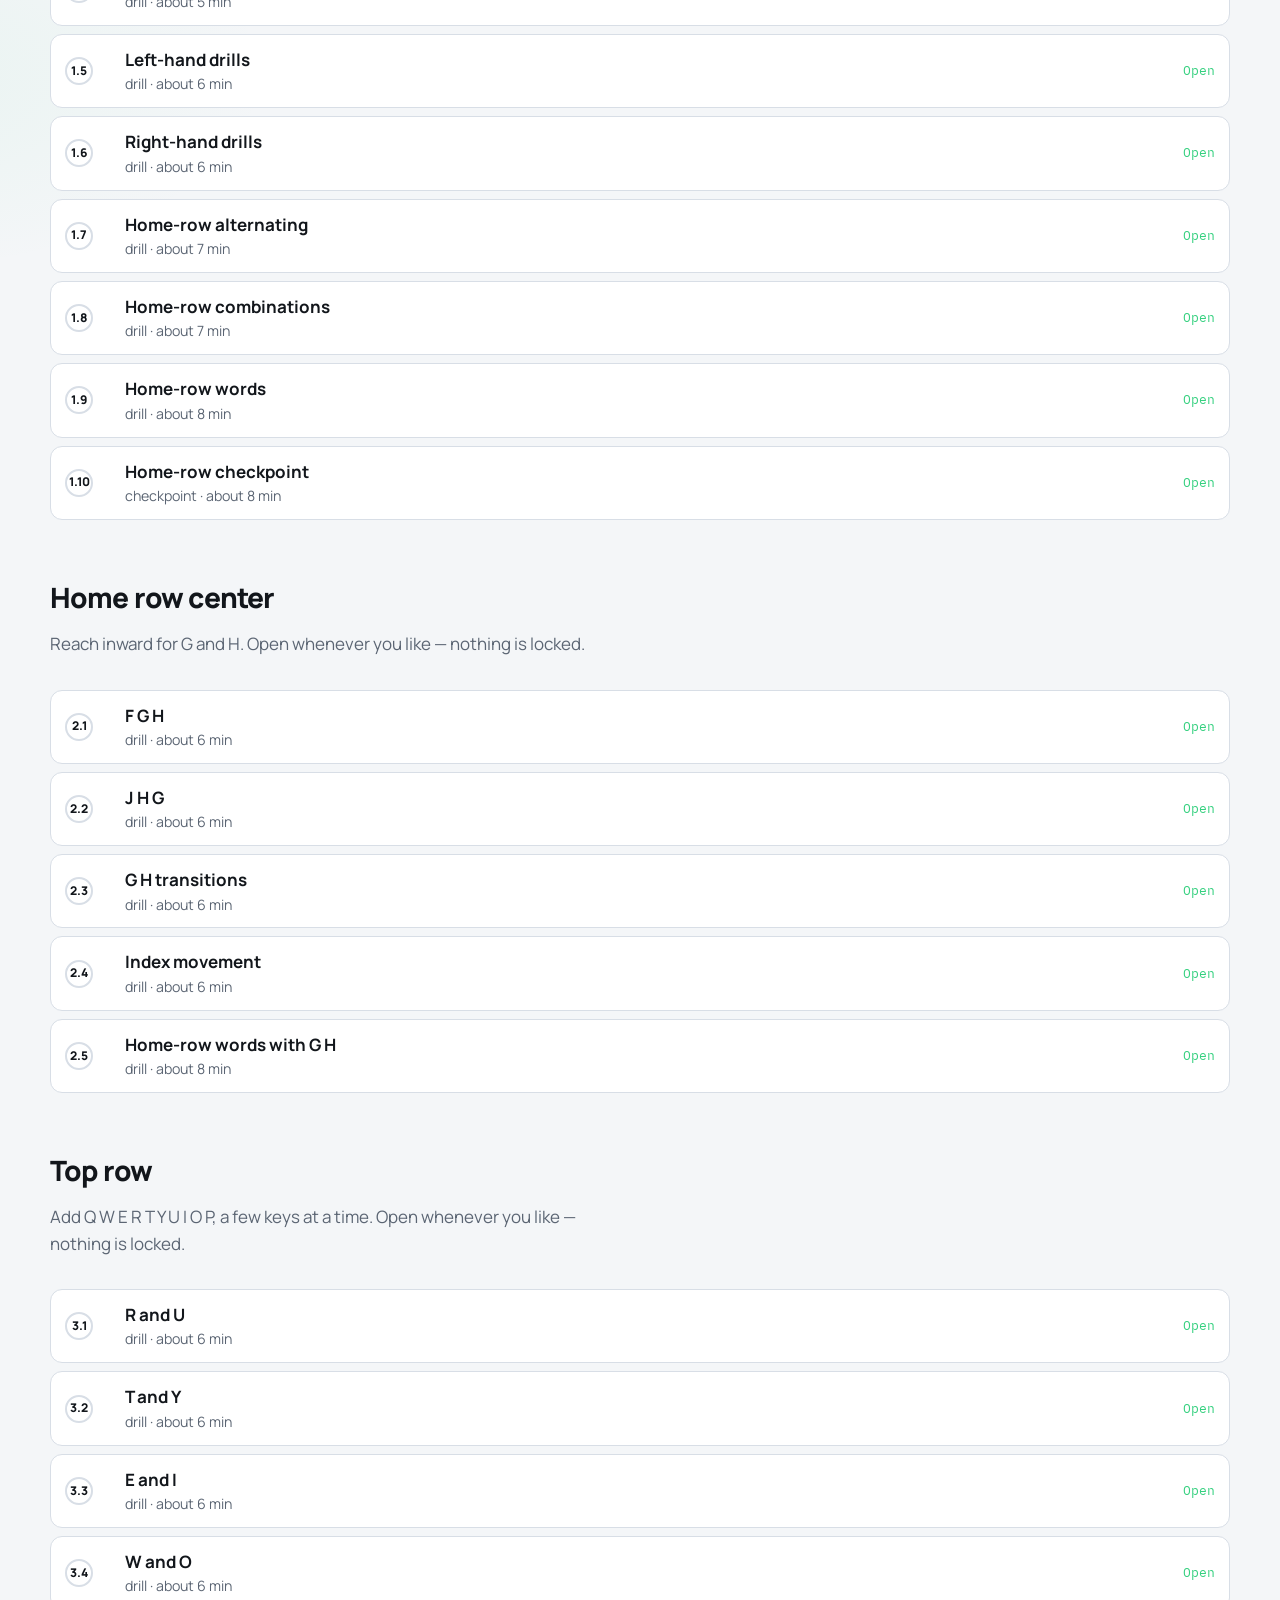
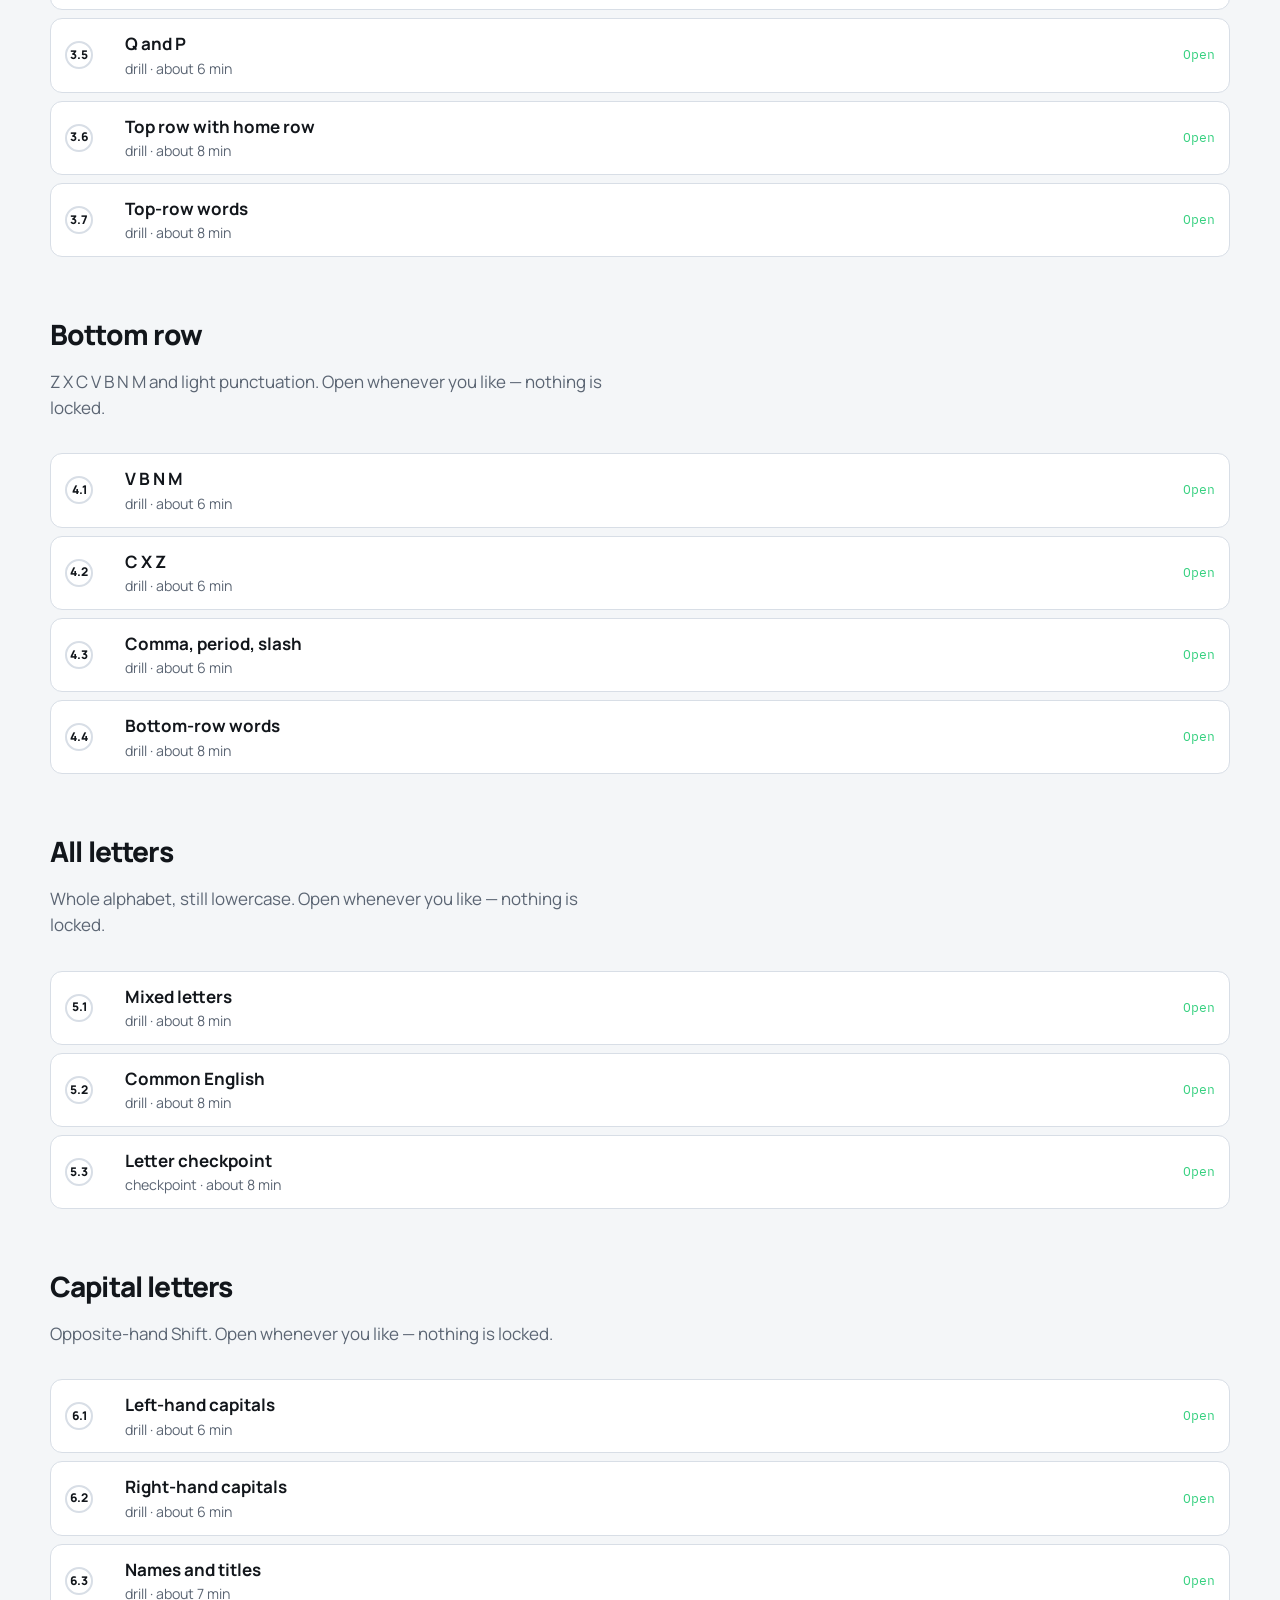
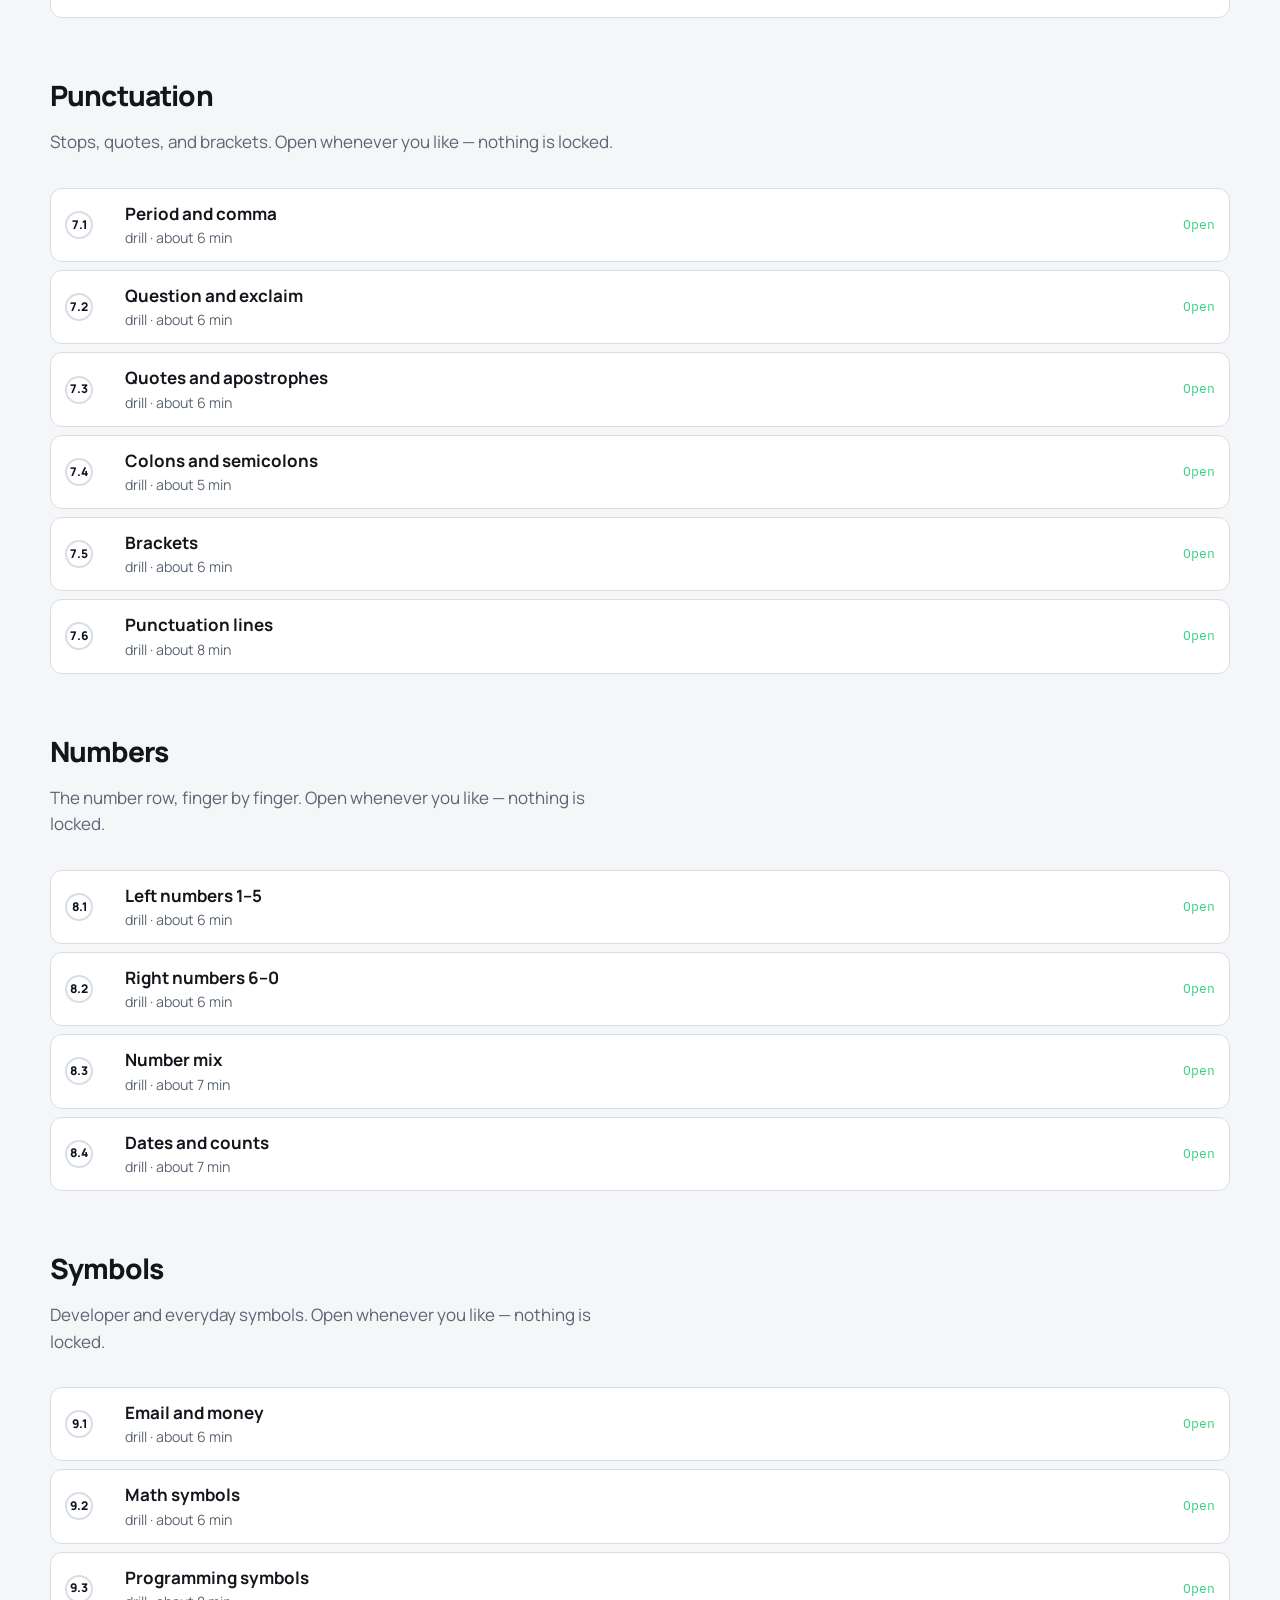
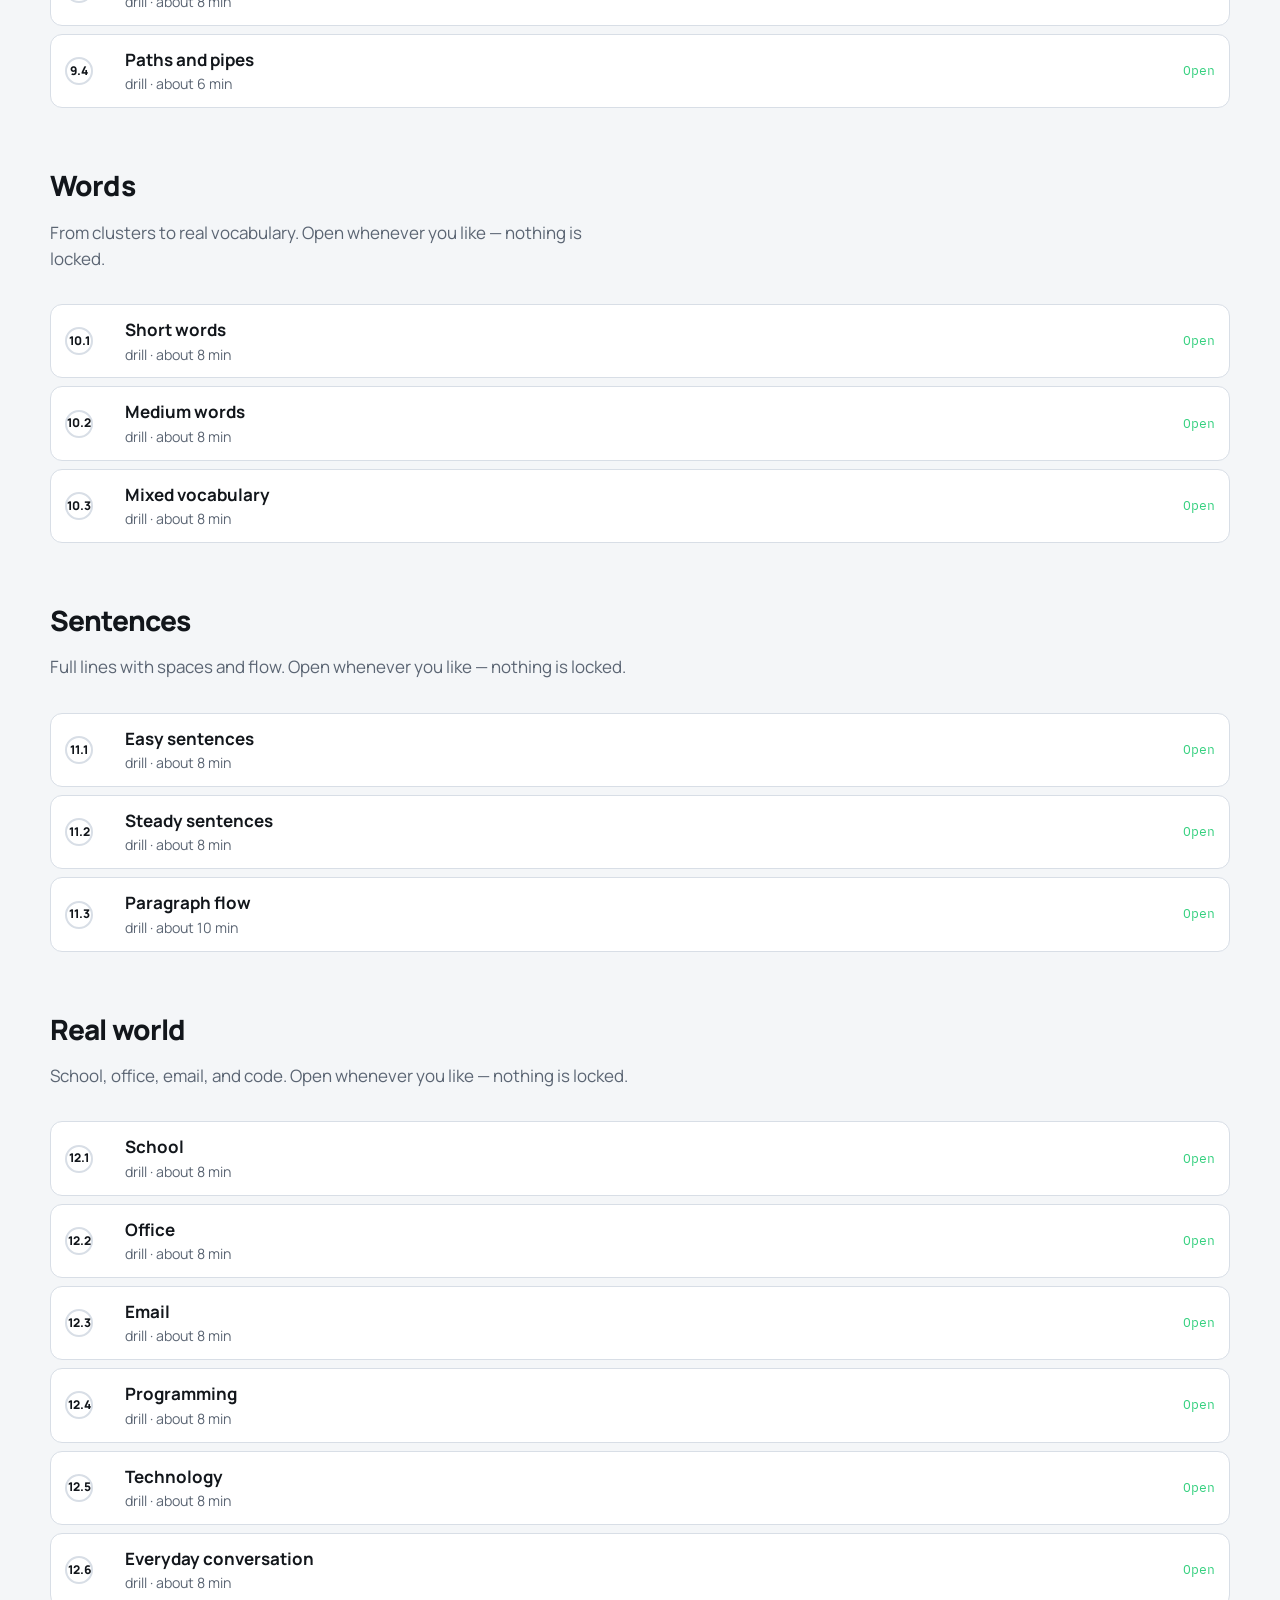
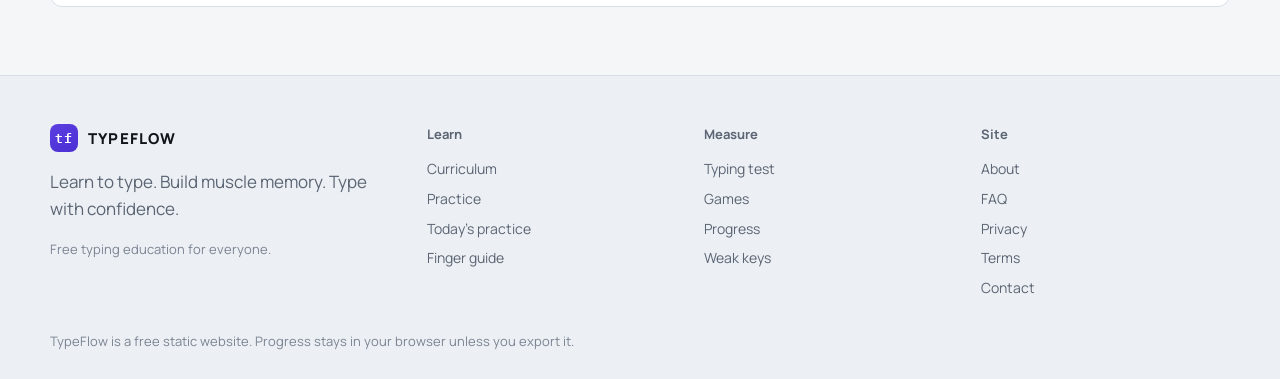
<file: lessons.html>
<!DOCTYPE html>
<html lang="en">
<head>
  <meta charset="UTF-8">
  <meta name="viewport" content="width=device-width, initial-scale=1">
  <title>Learn — TypeFlow Curriculum</title>
  <meta name="description" content="Free TypeFlow curriculum from sitting position and home row through numbers, symbols, sentences, and real-world typing.">
  <link rel="icon" href="assets/favicon.svg" type="image/svg+xml">
  <link rel="preconnect" href="https://fonts.googleapis.com">
  <link rel="preconnect" href="https://fonts.gstatic.com" crossorigin>
  <link href="https://fonts.googleapis.com/css2?family=IBM+Plex+Mono:wght@400;600&family=Manrope:wght@400;600;700;800&display=swap" rel="stylesheet">
  <link rel="stylesheet" href="css/style.css">
  <link rel="stylesheet" href="css/components.css">
  <link rel="stylesheet" href="css/responsive.css">
</head>
<body>
  <main id="main" class="wrap">
    <section class="section" style="padding-top:40px">
      <p class="kicker">Curriculum</p>
      <h1 class="section-h">From zero to confident.</h1>
      <p class="section-p">Follow the path if you are new. Every lesson is open. Completed stages light up, but nothing is paywalled.</p>
      <div class="hero-actions">
        <a class="btn btn-primary" href="trainer.html?lesson=0.1">Start at the beginning</a>
        <a class="btn btn-ghost" href="daily.html">Today's practice</a>
        <a class="btn btn-ghost" href="guide.html">Finger guide</a>
      </div>
    </section>
    <div id="roadmap"></div>
  </main>
  <script type="module" src="js/curriculum.js"></script>
</body>
</html>
</file>
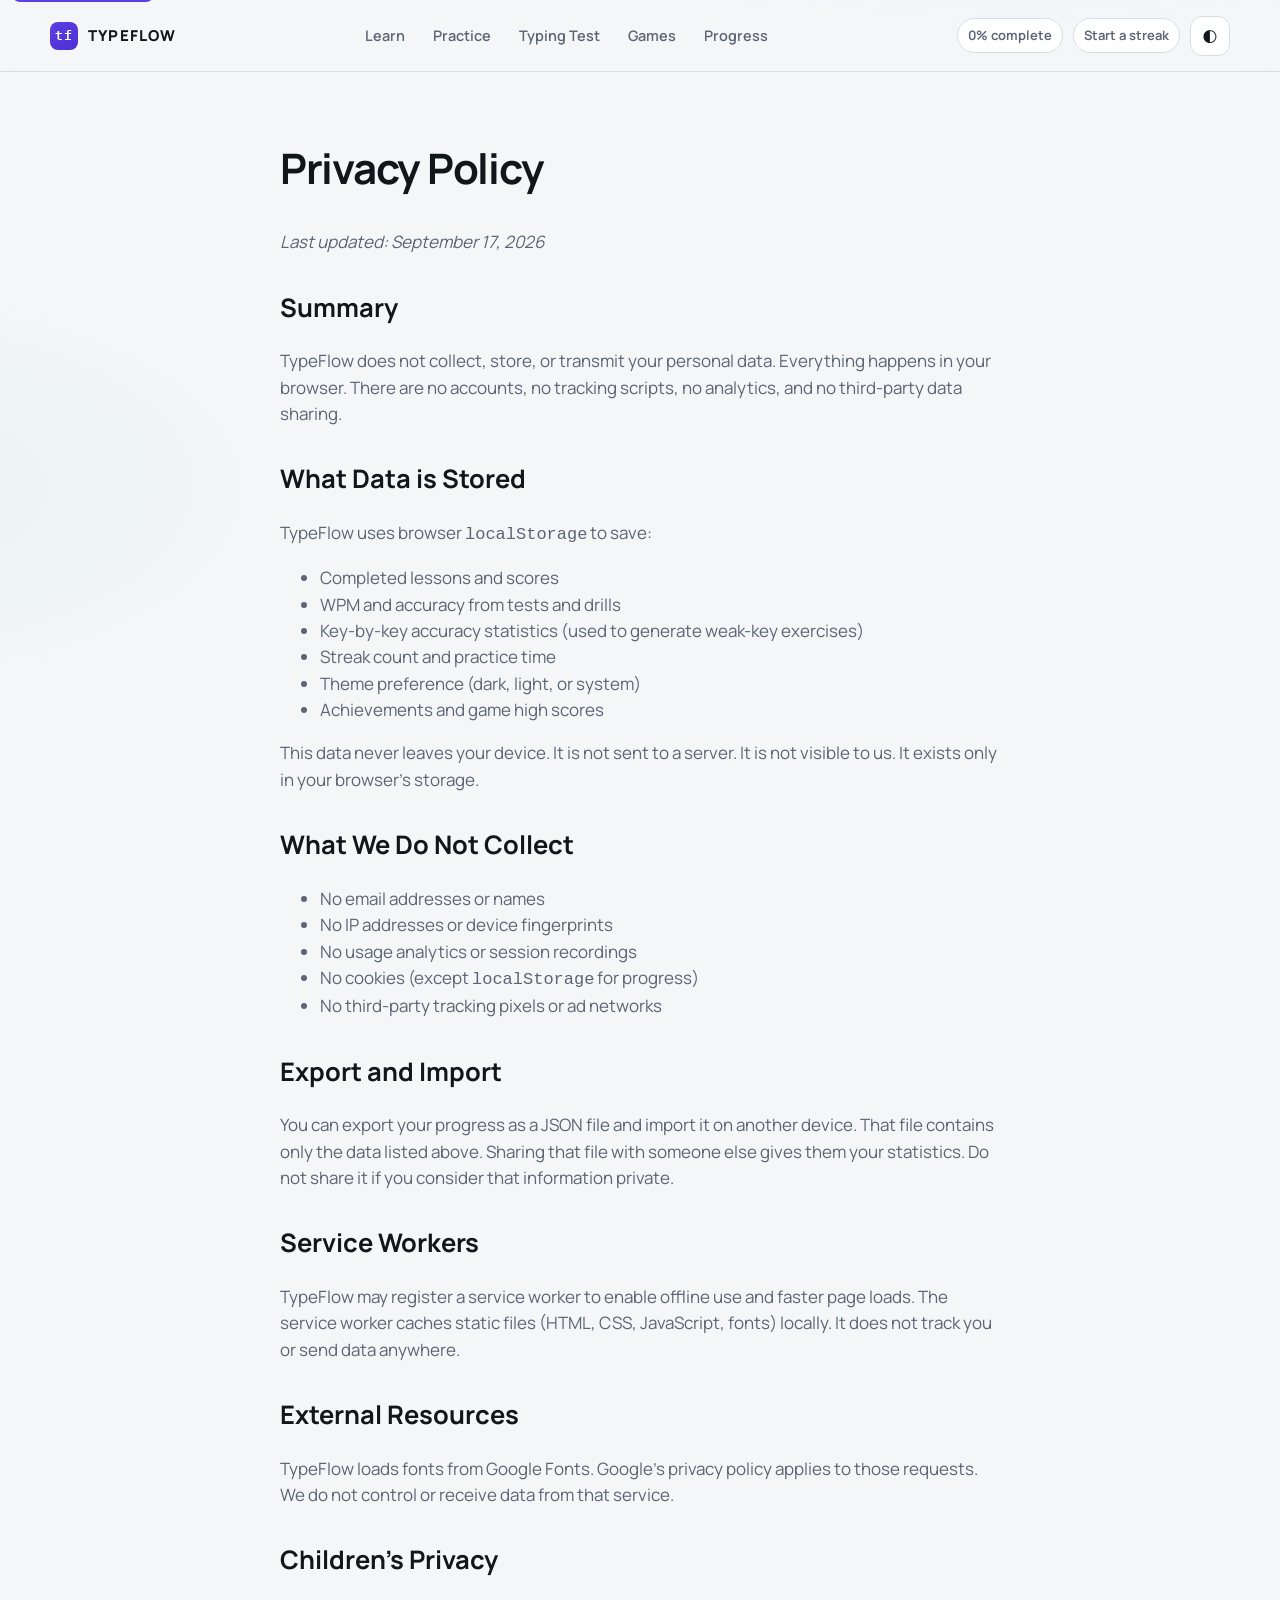
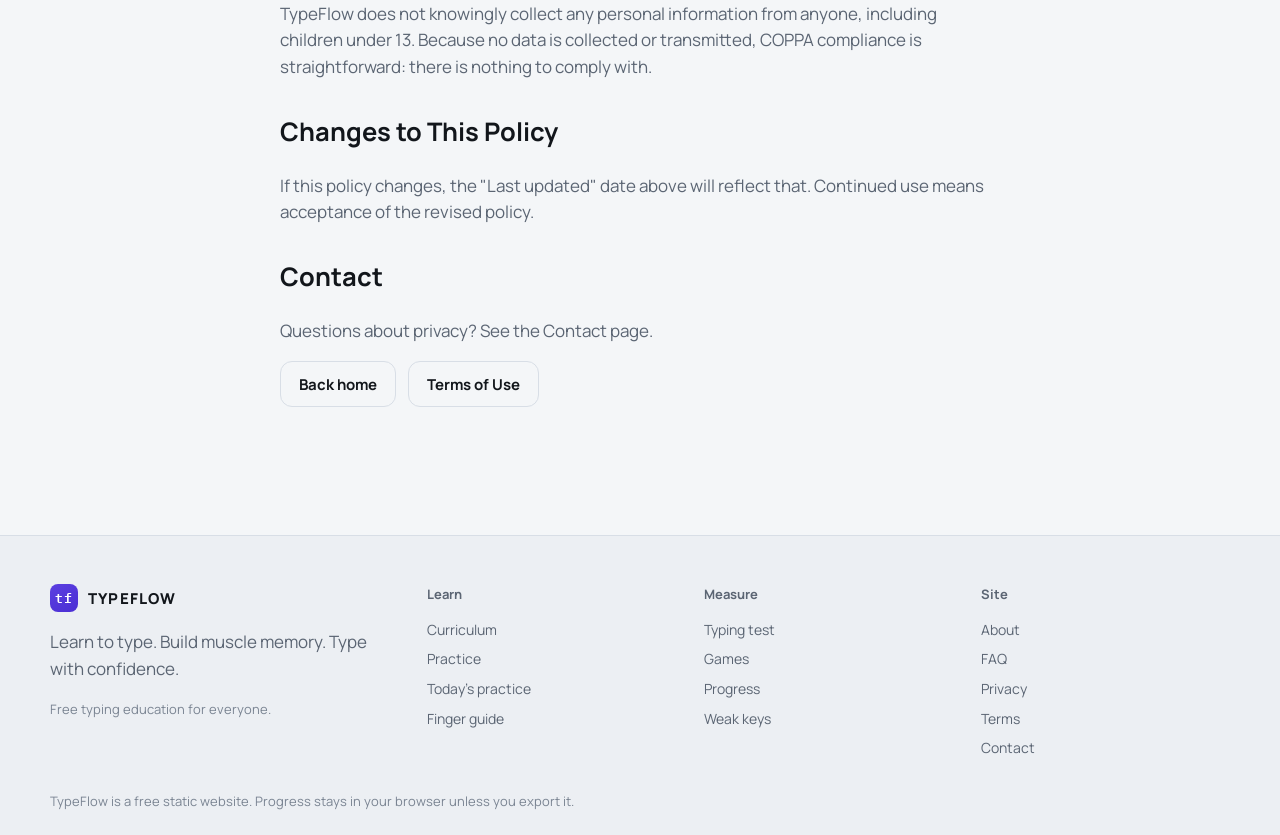
<file: privacy.html>
<!DOCTYPE html>
<html lang="en">
<head>
  <meta charset="UTF-8">
  <meta name="viewport" content="width=device-width, initial-scale=1">
  <title>Privacy Policy — TypeFlow</title>
  <link rel="icon" href="assets/favicon.svg" type="image/svg+xml">
  <link rel="preconnect" href="https://fonts.googleapis.com">
  <link rel="preconnect" href="https://fonts.gstatic.com" crossorigin>
  <link href="https://fonts.googleapis.com/css2?family=IBM+Plex+Mono:wght@400;600&family=Manrope:wght@400;600;700;800&display=swap" rel="stylesheet">
  <link rel="stylesheet" href="css/style.css">
  <link rel="stylesheet" href="css/components.css">
  <link rel="stylesheet" href="css/responsive.css">
</head>
<body data-page="privacy">
  <main id="main" class="wrap section prose" style="padding-top:36px">
    <h1>Privacy Policy</h1>
    <p><em>Last updated: September 17, 2026</em></p>

    <h2>Summary</h2>
    <p>TypeFlow does not collect, store, or transmit your personal data. Everything happens in your browser. There are no accounts, no tracking scripts, no analytics, and no third-party data sharing.</p>

    <h2>What Data is Stored</h2>
    <p>TypeFlow uses browser <code>localStorage</code> to save:</p>
    <ul>
      <li>Completed lessons and scores</li>
      <li>WPM and accuracy from tests and drills</li>
      <li>Key-by-key accuracy statistics (used to generate weak-key exercises)</li>
      <li>Streak count and practice time</li>
      <li>Theme preference (dark, light, or system)</li>
      <li>Achievements and game high scores</li>
    </ul>
    <p>This data never leaves your device. It is not sent to a server. It is not visible to us. It exists only in your browser's storage.</p>

    <h2>What We Do Not Collect</h2>
    <ul>
      <li>No email addresses or names</li>
      <li>No IP addresses or device fingerprints</li>
      <li>No usage analytics or session recordings</li>
      <li>No cookies (except <code>localStorage</code> for progress)</li>
      <li>No third-party tracking pixels or ad networks</li>
    </ul>

    <h2>Export and Import</h2>
    <p>You can export your progress as a JSON file and import it on another device. That file contains only the data listed above. Sharing that file with someone else gives them your statistics. Do not share it if you consider that information private.</p>

    <h2>Service Workers</h2>
    <p>TypeFlow may register a service worker to enable offline use and faster page loads. The service worker caches static files (HTML, CSS, JavaScript, fonts) locally. It does not track you or send data anywhere.</p>

    <h2>External Resources</h2>
    <p>TypeFlow loads fonts from Google Fonts. Google's privacy policy applies to those requests. We do not control or receive data from that service.</p>

    <h2>Children's Privacy</h2>
    <p>TypeFlow does not knowingly collect any personal information from anyone, including children under 13. Because no data is collected or transmitted, COPPA compliance is straightforward: there is nothing to comply with.</p>

    <h2>Changes to This Policy</h2>
    <p>If this policy changes, the "Last updated" date above will reflect that. Continued use means acceptance of the revised policy.</p>

    <h2>Contact</h2>
    <p>Questions about privacy? See the <a href="contact.html">Contact</a> page.</p>

    <div class="hero-actions">
      <a class="btn btn-ghost" href="index.html">Back home</a>
      <a class="btn btn-ghost" href="terms.html">Terms of Use</a>
    </div>
  </main>
  <script type="module" src="js/page.js"></script>
</body>
</html>
</file>
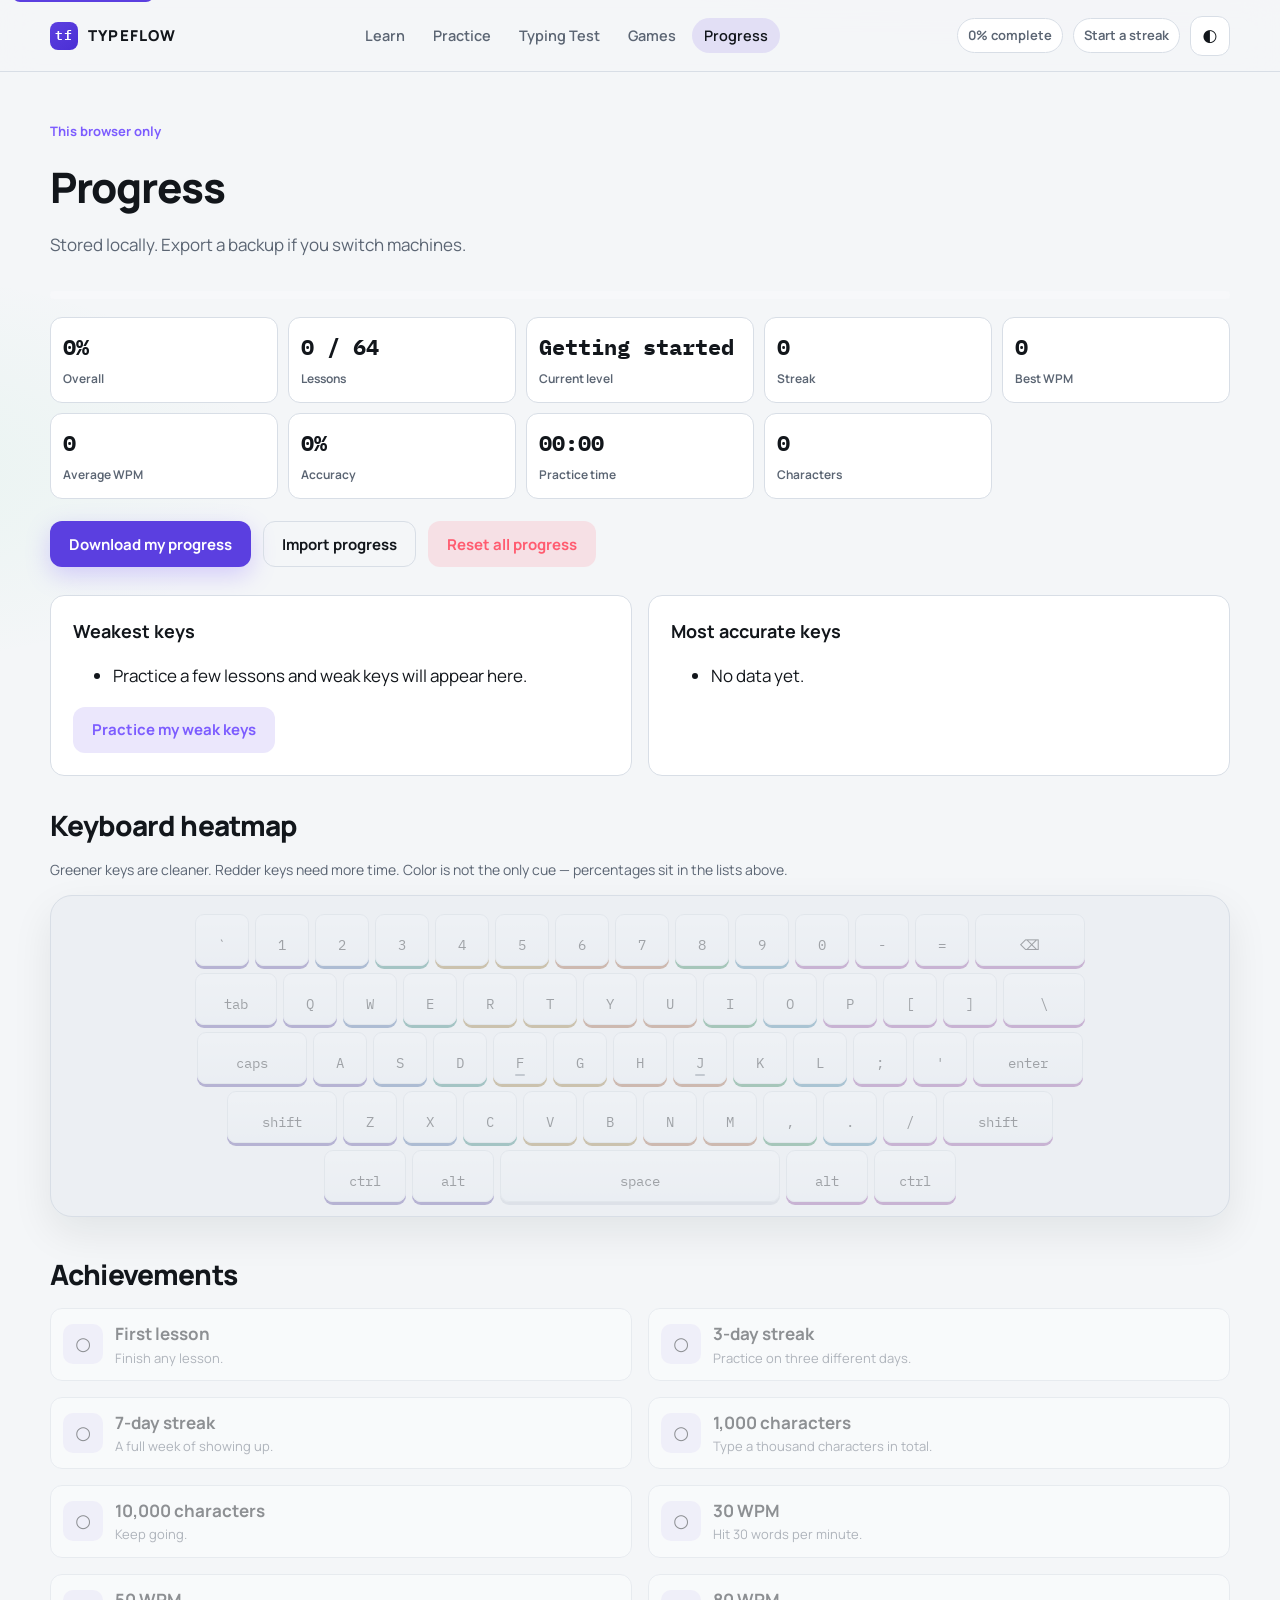
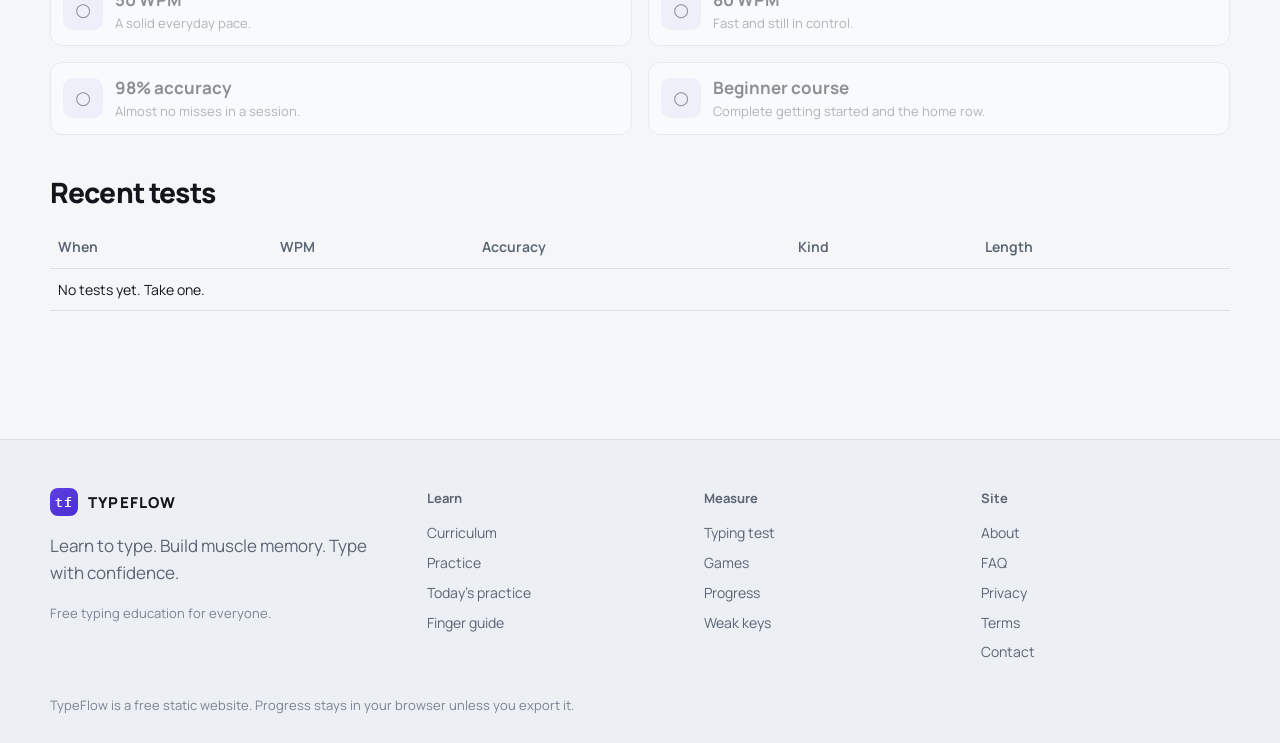
<file: progress.html>
<!DOCTYPE html>
<html lang="en">
<head>
  <meta charset="UTF-8">
  <meta name="viewport" content="width=device-width, initial-scale=1">
  <title>Progress — TypeFlow</title>
  <meta name="description" content="Your TypeFlow stats, heatmap, achievements, export and import.">
  <link rel="icon" href="assets/favicon.svg" type="image/svg+xml">
  <link rel="preconnect" href="https://fonts.googleapis.com">
  <link rel="preconnect" href="https://fonts.gstatic.com" crossorigin>
  <link href="https://fonts.googleapis.com/css2?family=IBM+Plex+Mono:wght@400;600&family=Manrope:wght@400;600;700;800&display=swap" rel="stylesheet">
  <link rel="stylesheet" href="css/style.css">
  <link rel="stylesheet" href="css/components.css">
  <link rel="stylesheet" href="css/responsive.css">
</head>
<body>
  <main id="main" class="wrap section" style="padding-top:36px">
    <p class="kicker">This browser only</p>
    <h1 class="section-h">Progress</h1>
    <p class="section-p">Stored locally. Export a backup if you switch machines.</p>
    <div class="progress-bar" style="margin-bottom:18px"><i data-fill></i></div>
    <div class="metrics">
      <div class="metric"><b id="p-complete">0%</b><span>Overall</span></div>
      <div class="metric"><b id="p-lessons">0</b><span>Lessons</span></div>
      <div class="metric"><b id="p-level">—</b><span>Current level</span></div>
      <div class="metric"><b id="p-streak">0</b><span>Streak</span></div>
      <div class="metric"><b id="p-best">0</b><span>Best WPM</span></div>
      <div class="metric"><b id="p-avg">0</b><span>Average WPM</span></div>
      <div class="metric"><b id="p-acc">0%</b><span>Accuracy</span></div>
      <div class="metric"><b id="p-time">00:00</b><span>Practice time</span></div>
      <div class="metric"><b id="p-chars">0</b><span>Characters</span></div>
    </div>

    <div class="hero-actions" style="margin:22px 0">
      <button class="btn btn-primary" data-export type="button">Download my progress</button>
      <label class="btn btn-ghost">Import progress<input data-import type="file" accept="application/json" class="sr-only"></label>
      <button class="btn btn-danger" data-reset type="button">Reset all progress</button>
    </div>

    <div class="grid-2" style="margin:28px 0">
      <div class="card">
        <h3>Weakest keys</h3>
        <ul id="weak-keys"></ul>
        <a class="btn btn-soft" href="weak.html">Practice my weak keys</a>
      </div>
      <div class="card">
        <h3>Most accurate keys</h3>
        <ul id="strong-keys"></ul>
      </div>
    </div>

    <h2 class="section-h" style="font-size:28px">Keyboard heatmap</h2>
    <p class="heatmap-note">Greener keys are cleaner. Redder keys need more time. Color is not the only cue — percentages sit in the lists above.</p>
    <div class="kb-wrap"><div id="heat"></div></div>

    <h2 class="section-h" style="font-size:28px;margin-top:36px">Achievements</h2>
    <div class="grid-2" id="achievements"></div>

    <h2 class="section-h" style="font-size:28px;margin-top:36px">Recent tests</h2>
    <table class="table">
      <thead><tr><th>When</th><th>WPM</th><th>Accuracy</th><th>Kind</th><th>Length</th></tr></thead>
      <tbody id="sessions"></tbody>
    </table>
  </main>
  <script type="module" src="js/progress.js"></script>
</body>
</html>
</file>
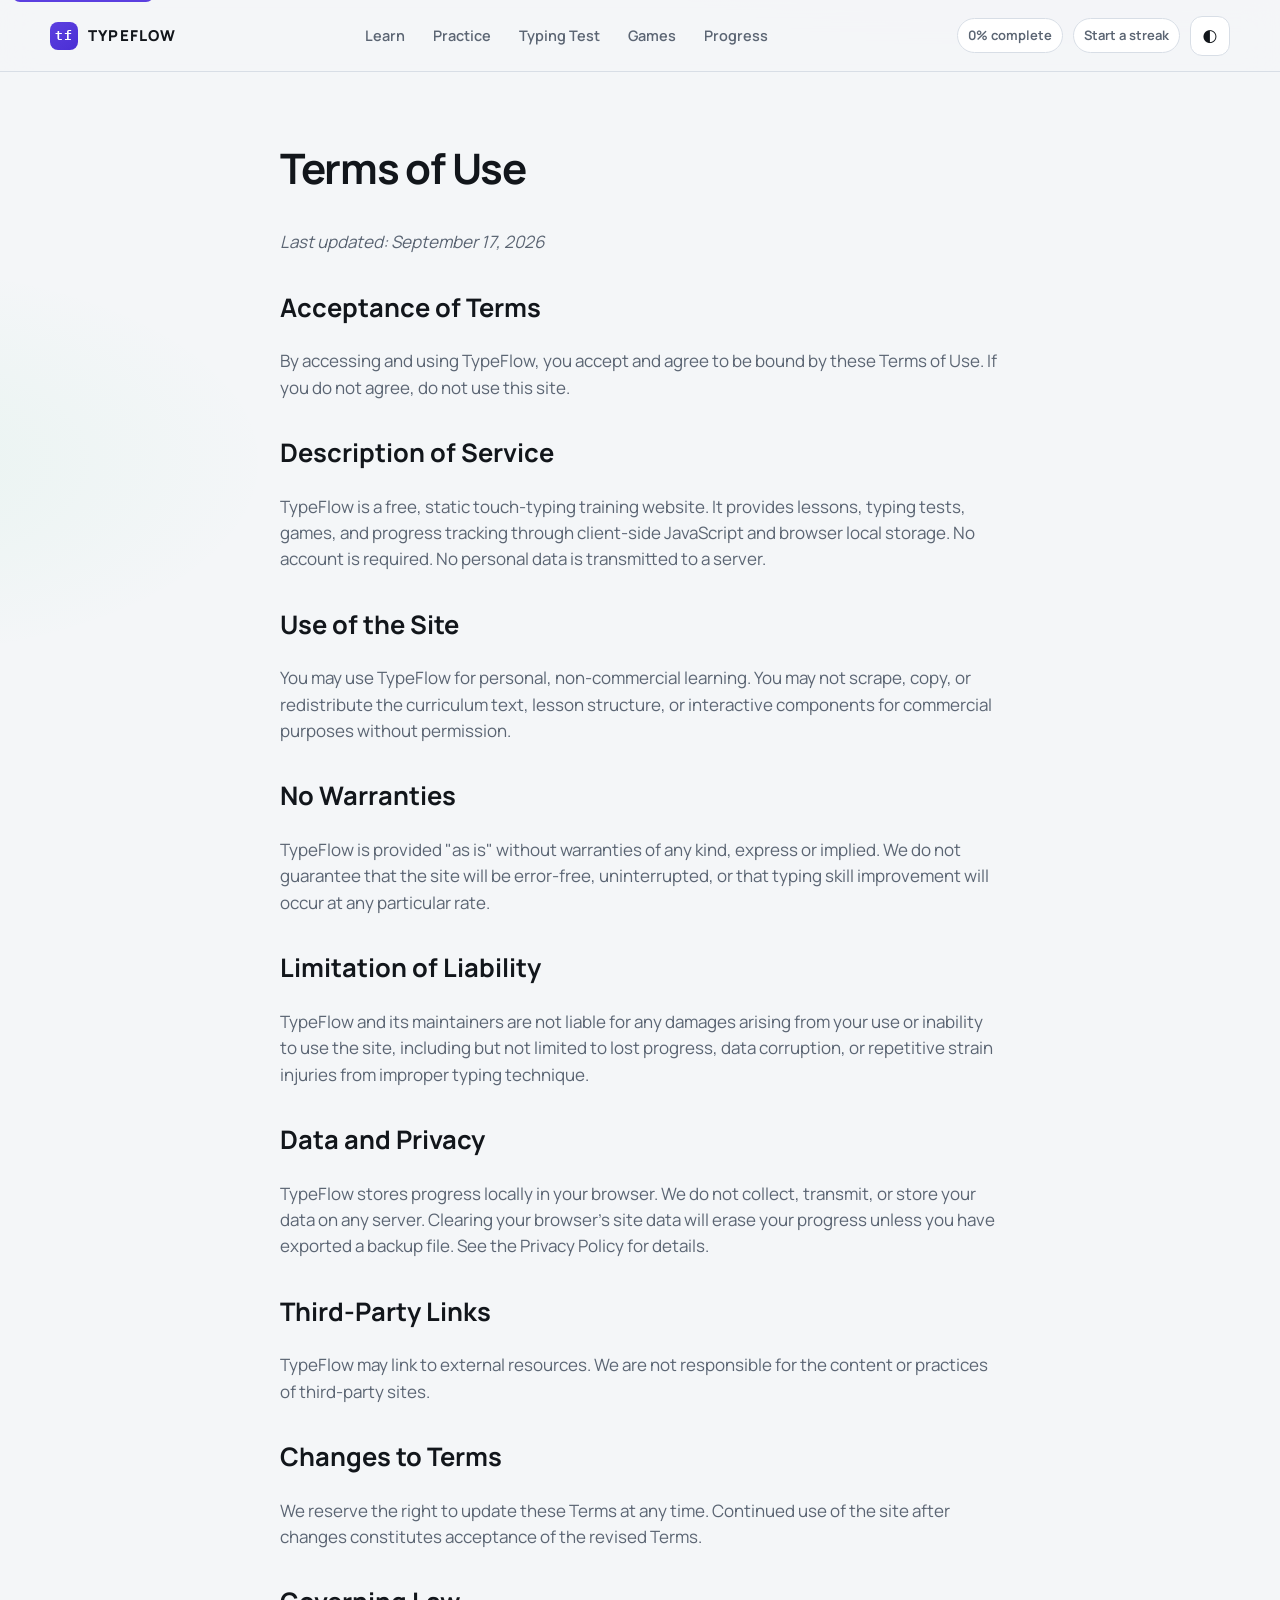
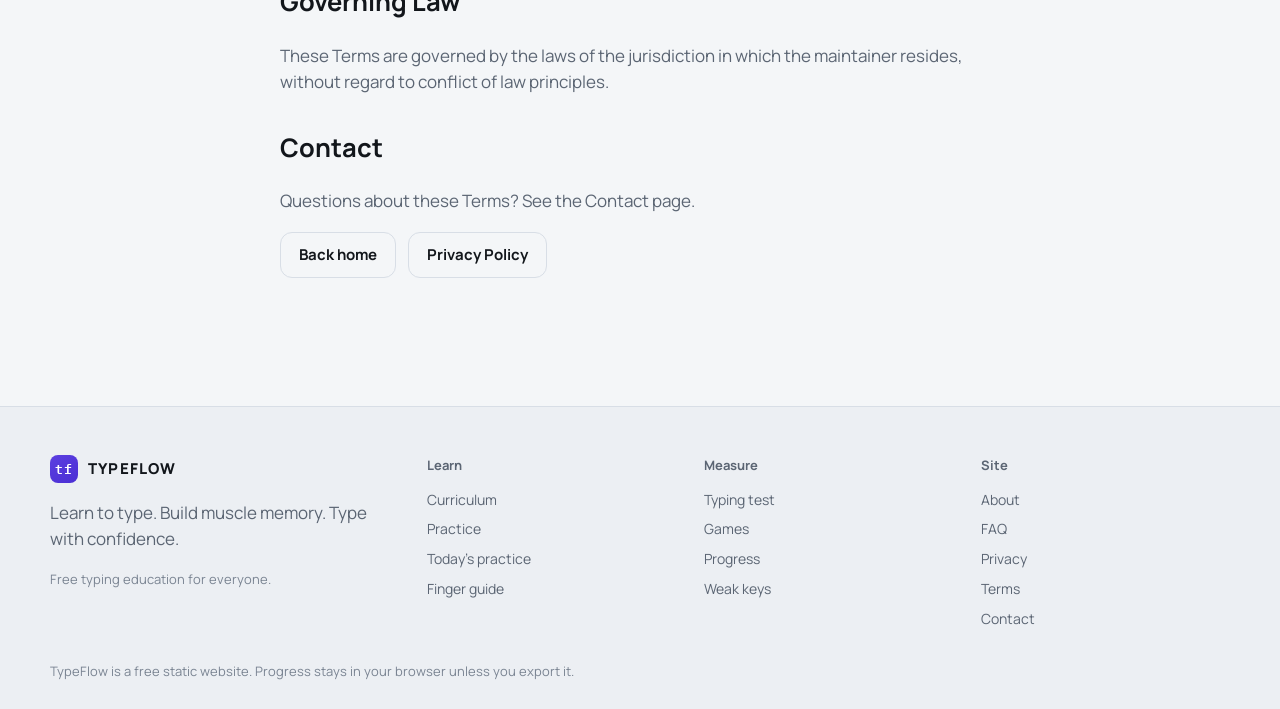
<file: terms.html>
<!DOCTYPE html>
<html lang="en">
<head>
  <meta charset="UTF-8">
  <meta name="viewport" content="width=device-width, initial-scale=1">
  <title>Terms of Use — TypeFlow</title>
  <link rel="icon" href="assets/favicon.svg" type="image/svg+xml">
  <link rel="preconnect" href="https://fonts.googleapis.com">
  <link rel="preconnect" href="https://fonts.gstatic.com" crossorigin>
  <link href="https://fonts.googleapis.com/css2?family=IBM+Plex+Mono:wght@400;600&family=Manrope:wght@400;600;700;800&display=swap" rel="stylesheet">
  <link rel="stylesheet" href="css/style.css">
  <link rel="stylesheet" href="css/components.css">
  <link rel="stylesheet" href="css/responsive.css">
</head>
<body data-page="terms">
  <main id="main" class="wrap section prose" style="padding-top:36px">
    <h1>Terms of Use</h1>
    <p><em>Last updated: September 17, 2026</em></p>

    <h2>Acceptance of Terms</h2>
    <p>By accessing and using TypeFlow, you accept and agree to be bound by these Terms of Use. If you do not agree, do not use this site.</p>

    <h2>Description of Service</h2>
    <p>TypeFlow is a free, static touch-typing training website. It provides lessons, typing tests, games, and progress tracking through client-side JavaScript and browser local storage. No account is required. No personal data is transmitted to a server.</p>

    <h2>Use of the Site</h2>
    <p>You may use TypeFlow for personal, non-commercial learning. You may not scrape, copy, or redistribute the curriculum text, lesson structure, or interactive components for commercial purposes without permission.</p>

    <h2>No Warranties</h2>
    <p>TypeFlow is provided "as is" without warranties of any kind, express or implied. We do not guarantee that the site will be error-free, uninterrupted, or that typing skill improvement will occur at any particular rate.</p>

    <h2>Limitation of Liability</h2>
    <p>TypeFlow and its maintainers are not liable for any damages arising from your use or inability to use the site, including but not limited to lost progress, data corruption, or repetitive strain injuries from improper typing technique.</p>

    <h2>Data and Privacy</h2>
    <p>TypeFlow stores progress locally in your browser. We do not collect, transmit, or store your data on any server. Clearing your browser's site data will erase your progress unless you have exported a backup file. See the <a href="privacy.html">Privacy Policy</a> for details.</p>

    <h2>Third-Party Links</h2>
    <p>TypeFlow may link to external resources. We are not responsible for the content or practices of third-party sites.</p>

    <h2>Changes to Terms</h2>
    <p>We reserve the right to update these Terms at any time. Continued use of the site after changes constitutes acceptance of the revised Terms.</p>

    <h2>Governing Law</h2>
    <p>These Terms are governed by the laws of the jurisdiction in which the maintainer resides, without regard to conflict of law principles.</p>

    <h2>Contact</h2>
    <p>Questions about these Terms? See the <a href="contact.html">Contact</a> page.</p>

    <div class="hero-actions">
      <a class="btn btn-ghost" href="index.html">Back home</a>
      <a class="btn btn-ghost" href="privacy.html">Privacy Policy</a>
    </div>
  </main>
  <script type="module" src="js/page.js"></script>
</body>
</html>
</file>
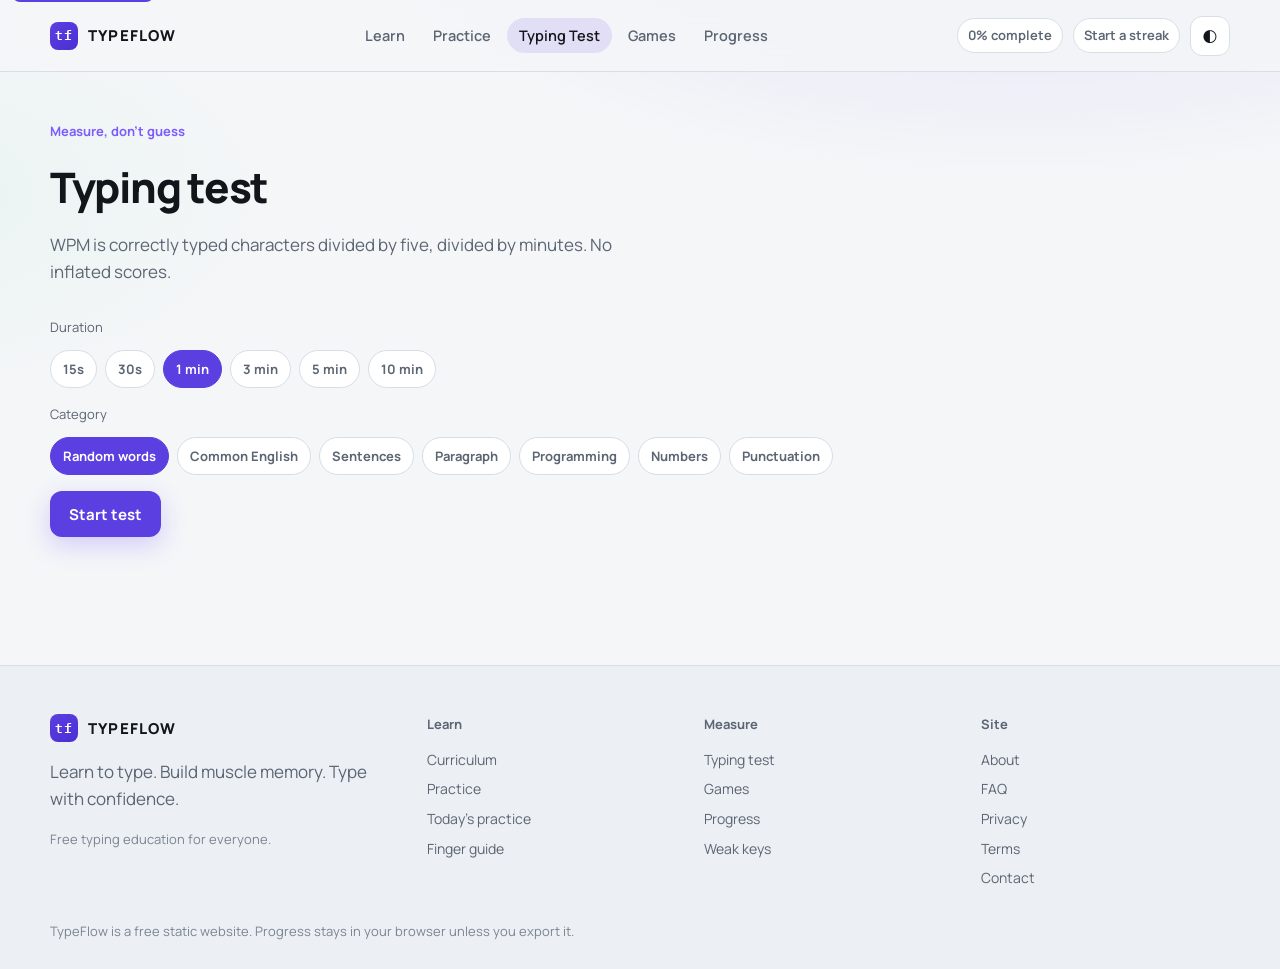
<file: tests.html>
<!DOCTYPE html>
<html lang="en">
<head>
  <meta charset="UTF-8">
  <meta name="viewport" content="width=device-width, initial-scale=1">
  <title>Typing Test — TypeFlow</title>
  <meta name="description" content="Free typing tests from 15 seconds to 10 minutes. Words, sentences, programming, numbers, and punctuation.">
  <link rel="icon" href="assets/favicon.svg" type="image/svg+xml">
  <link rel="preconnect" href="https://fonts.googleapis.com">
  <link rel="preconnect" href="https://fonts.gstatic.com" crossorigin>
  <link href="https://fonts.googleapis.com/css2?family=IBM+Plex+Mono:wght@400;600&family=Manrope:wght@400;600;700;800&display=swap" rel="stylesheet">
  <link rel="stylesheet" href="css/style.css">
  <link rel="stylesheet" href="css/components.css">
  <link rel="stylesheet" href="css/responsive.css">
</head>
<body>
  <main id="main" class="wrap section" style="padding-top:36px">
    <p class="kicker">Measure, don't guess</p>
    <h1 class="section-h">Typing test</h1>
    <p class="section-p">WPM is correctly typed characters divided by five, divided by minutes. No inflated scores.</p>
    <p class="mobile-note">Use a physical keyboard for a meaningful result.</p>

    <section id="setup">
      <p class="tiny muted">Duration</p>
      <div class="tabs">
        <button class="tab" data-group="time" data-value="15" type="button">15s</button>
        <button class="tab" data-group="time" data-value="30" type="button">30s</button>
        <button class="tab on" data-group="time" data-value="60" type="button" aria-selected="true">1 min</button>
        <button class="tab" data-group="time" data-value="180" type="button">3 min</button>
        <button class="tab" data-group="time" data-value="300" type="button">5 min</button>
        <button class="tab" data-group="time" data-value="600" type="button">10 min</button>
      </div>
      <p class="tiny muted">Category</p>
      <div class="tabs">
        <button class="tab on" data-group="kind" data-value="words" type="button" aria-selected="true">Random words</button>
        <button class="tab" data-group="kind" data-value="words" type="button">Common English</button>
        <button class="tab" data-group="kind" data-value="sentences" type="button">Sentences</button>
        <button class="tab" data-group="kind" data-value="paragraph" type="button">Paragraph</button>
        <button class="tab" data-group="kind" data-value="programming" type="button">Programming</button>
        <button class="tab" data-group="kind" data-value="numbers" type="button">Numbers</button>
        <button class="tab" data-group="kind" data-value="punctuation" type="button">Punctuation</button>
      </div>
      <button class="btn btn-primary" id="start" type="button">Start test</button>
    </section>

    <section id="live" hidden>
      <div class="metrics" style="margin-bottom:12px">
        <div class="metric"><b id="t-wpm">0</b><span>WPM</span></div>
        <div class="metric"><b id="t-acc">100%</b><span>Accuracy</span></div>
        <div class="metric"><b id="t-time">01:00</b><span>Time left</span></div>
      </div>
      <div class="prompt" id="prompt"></div>
      <div class="kb-wrap" style="margin-top:16px"><div id="kb"></div></div>
    </section>

    <section id="result" class="card complete-card" hidden>
      <h2>Result</h2>
      <div class="metrics">
        <div class="metric"><b id="r-wpm">0</b><span>WPM</span></div>
        <div class="metric"><b id="r-acc">0%</b><span>Accuracy</span></div>
        <div class="metric"><b id="r-err">0</b><span>Errors</span></div>
        <div class="metric"><b id="r-ok">0</b><span>Correct</span></div>
        <div class="metric"><b id="r-bad">0</b><span>Incorrect</span></div>
        <div class="metric"><b id="r-con">—</b><span>Consistency</span></div>
      </div>
      <div class="hero-actions" style="justify-content:center;margin-top:16px">
        <button class="btn btn-primary" id="again" type="button">Run another test</button>
        <a class="btn btn-ghost" href="weak.html">Practice weak keys</a>
      </div>
    </section>
  </main>
  <script type="module" src="js/tests.js"></script>
</body>
</html>
</file>
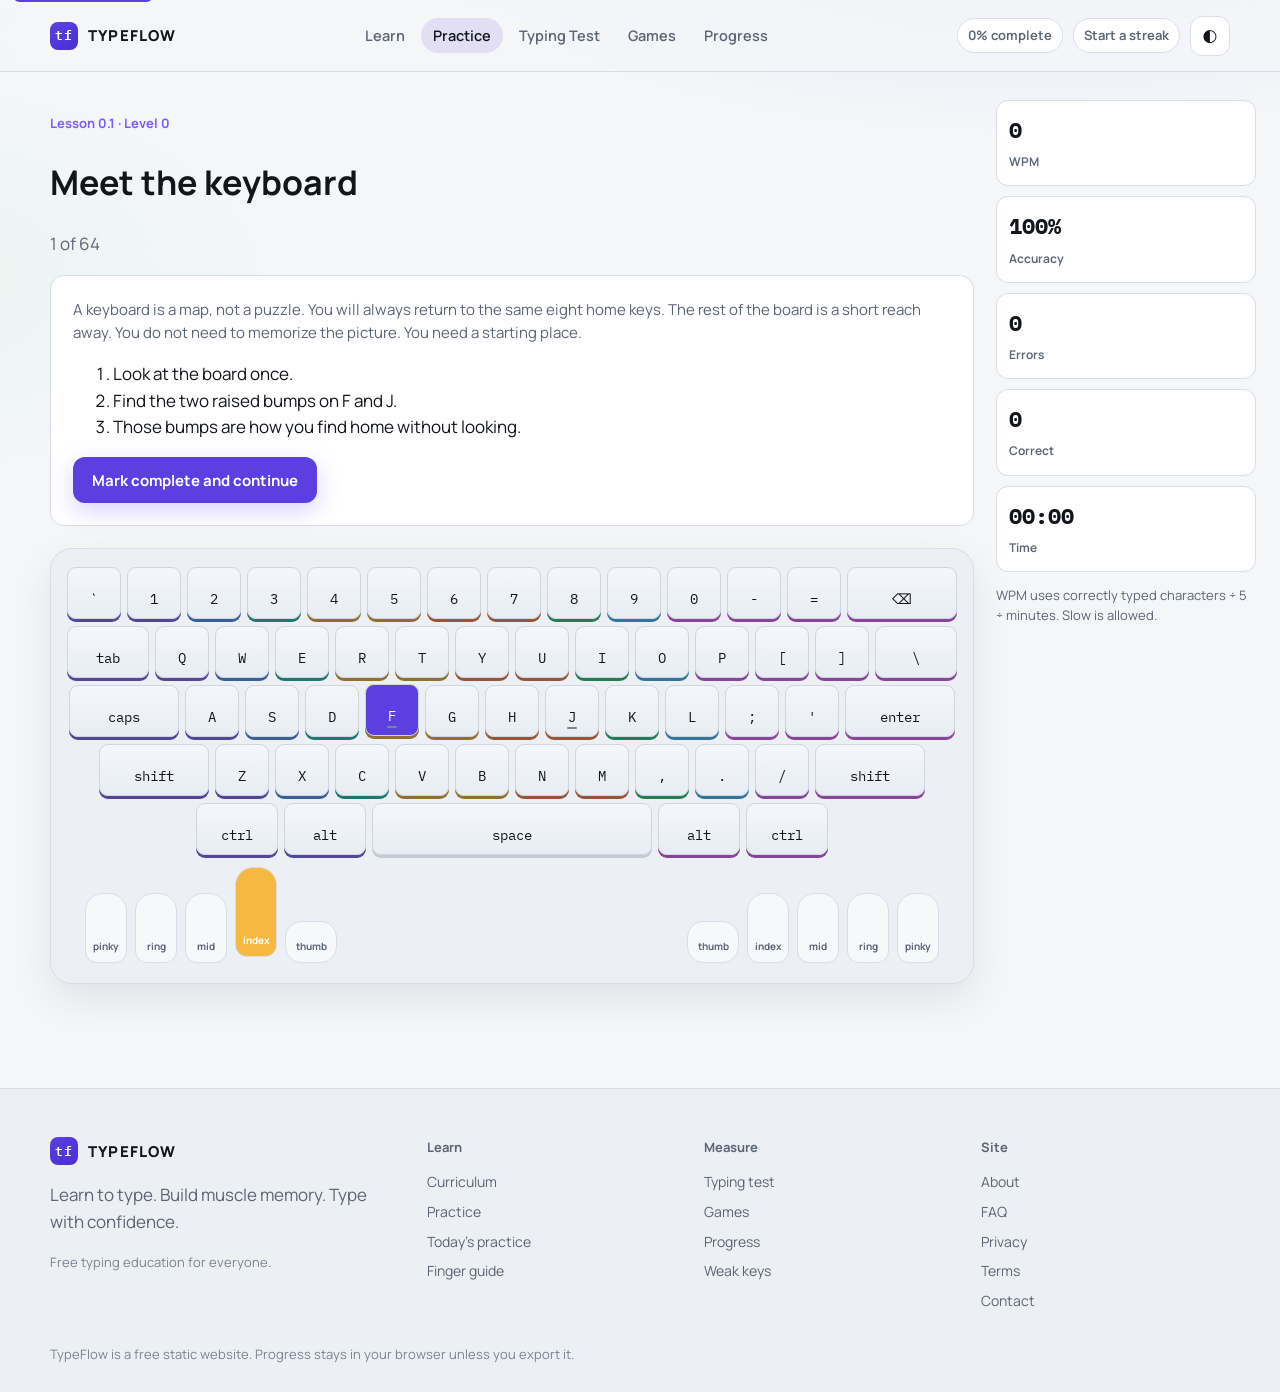
<file: trainer.html>
<!DOCTYPE html>
<html lang="en">
<head>
  <meta charset="UTF-8">
  <meta name="viewport" content="width=device-width, initial-scale=1">
  <title>Practice — TypeFlow</title>
  <meta name="description" content="Guided TypeFlow lesson with live WPM, accuracy, and an interactive keyboard.">
  <link rel="icon" href="assets/favicon.svg" type="image/svg+xml">
  <link rel="manifest" href="manifest.json">
  <link rel="preconnect" href="https://fonts.googleapis.com">
  <link rel="preconnect" href="https://fonts.gstatic.com" crossorigin>
  <link href="https://fonts.googleapis.com/css2?family=IBM+Plex+Mono:wght@400;600&family=Manrope:wght@400;600;700;800&display=swap" rel="stylesheet">
  <link rel="stylesheet" href="css/style.css">
  <link rel="stylesheet" href="css/components.css">
  <link rel="stylesheet" href="css/responsive.css">
</head>
<body>
  <main id="main" class="wrap lesson-shell">
    <div>
      <p class="kicker" id="lesson-kicker">Lesson</p>
      <h1 id="lesson-title">Lesson</h1>
      <p class="muted" id="lesson-pos"></p>
      <p class="mobile-note">For the best typing experience, use a physical keyboard. Phone screens teach tap habits, not touch typing.</p>

      <section id="guide" hidden>
        <div class="card">
          <p id="guide-body"></p>
          <ol id="guide-steps"></ol>
          <button class="btn btn-primary" id="complete-guide" type="button">Mark complete and continue</button>
        </div>
      </section>

      <section id="drill">
        <p class="muted" id="intro"></p>
        <p class="tiny" id="hint" role="status"></p>
        <div class="progress-bar" aria-hidden="true"><i></i></div>
        <div class="prompt" id="prompt" aria-live="polite"></div>
        <div class="lesson-nav">
          <a class="btn btn-ghost" id="prev" href="lessons.html">Previous</a>
          <button class="btn btn-ghost" id="restart" type="button">Restart</button>
          <a class="btn btn-primary" id="next" href="lessons.html">Next lesson</a>
        </div>
      </section>

      <section id="done" class="card complete-card" hidden>
        <p class="kicker">Lesson complete</p>
        <h2>Well done.</h2>
        <p id="d-msg">Great work. Accuracy is building your muscle memory.</p>
        <div class="metrics" style="margin:18px 0">
          <div class="metric"><b id="d-wpm">0</b><span>WPM</span></div>
          <div class="metric"><b id="d-acc">0%</b><span>Accuracy</span></div>
          <div class="metric"><b id="d-err">0</b><span>Errors</span></div>
          <div class="metric"><b id="d-time">00:00</b><span>Time</span></div>
        </div>
        <div class="hero-actions" style="justify-content:center">
          <button class="btn btn-ghost" id="again" type="button">Practice again</button>
          <a class="btn btn-primary" id="done-next" href="lessons.html">Next lesson</a>
          <a class="btn btn-soft" href="lessons.html">Continue learning</a>
        </div>
      </section>

      <div class="kb-wrap" style="margin-top:22px">
        <div id="kb"></div>
        <div id="hands"></div>
      </div>
    </div>
    <aside class="side-panel">
      <div class="metric"><b id="m-wpm">0</b><span>WPM</span></div>
      <div class="metric"><b id="m-acc">100%</b><span>Accuracy</span></div>
      <div class="metric"><b id="m-err">0</b><span>Errors</span></div>
      <div class="metric"><b id="m-ok">0</b><span>Correct</span></div>
      <div class="metric"><b id="m-time">00:00</b><span>Time</span></div>
      <p class="tiny muted">WPM uses correctly typed characters ÷ 5 ÷ minutes. Slow is allowed.</p>
    </aside>
  </main>
  <script type="module" src="js/trainer.js"></script>
</body>
</html>
</file>
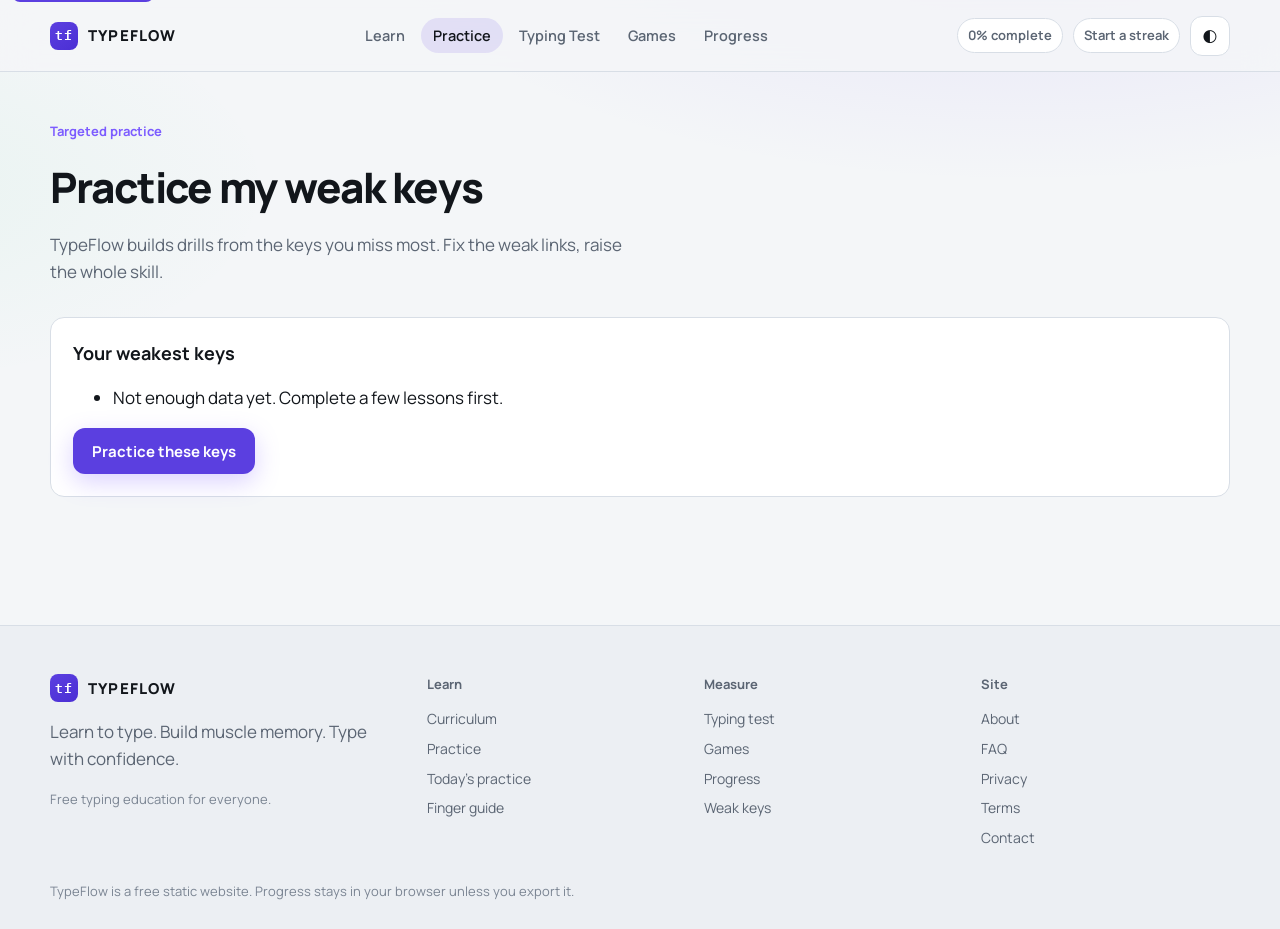
<file: weak.html>
<!DOCTYPE html>
<html lang="en">
<head>
  <meta charset="UTF-8">
  <meta name="viewport" content="width=device-width, initial-scale=1">
  <title>Weak Keys — TypeFlow</title>
  <link rel="icon" href="assets/favicon.svg" type="image/svg+xml">
  <link rel="preconnect" href="https://fonts.googleapis.com">
  <link rel="preconnect" href="https://fonts.gstatic.com" crossorigin>
  <link href="https://fonts.googleapis.com/css2?family=IBM+Plex+Mono:wght@400;600&family=Manrope:wght@400;600;700;800&display=swap" rel="stylesheet">
  <link rel="stylesheet" href="css/style.css">
  <link rel="stylesheet" href="css/components.css">
  <link rel="stylesheet" href="css/responsive.css">
</head>
<body>
  <main id="main" class="wrap section" style="padding-top:36px">
    <p class="kicker">Targeted practice</p>
    <h1 class="section-h">Practice my weak keys</h1>
    <p class="section-p">TypeFlow builds drills from the keys you miss most. Fix the weak links, raise the whole skill.</p>
    <div class="card">
      <h3>Your weakest keys</h3>
      <ul id="list"></ul>
      <button class="btn btn-primary" id="start" type="button">Practice these keys</button>
    </div>
    <section id="live" hidden style="margin-top:22px">
      <div class="prompt" id="prompt"></div>
      <div class="kb-wrap" style="margin-top:16px"><div id="kb"></div></div>
    </section>
  </main>
  <script type="module" src="js/weak.js"></script>
</body>
</html>
</file>
<file: css/style.css>
:root {
  --bg: #0b0d10;
  --bg-2: #12161b;
  --card: #171c22;
  --card-2: #1c232c;
  --line: #2a323c;
  --text: #f5f7fa;
  --muted: #9aa4b2;
  --faint: #6b7583;
  --accent: #7c5cff;
  --accent-2: #9b82ff;
  --accent-soft: rgba(124, 92, 255, 0.16);
  --success: #35d07f;
  --success-soft: rgba(53, 208, 127, 0.14);
  --warn: #f5b942;
  --warn-soft: rgba(245, 185, 66, 0.14);
  --error: #ff5c70;
  --error-soft: rgba(255, 92, 112, 0.14);
  --key: #20262e;
  --key-hover: #2c3440;
  --key-top: #262d36;
  --shadow: 0 18px 50px rgba(0, 0, 0, 0.35);
  --radius: 14px;
  --radius-sm: 10px;
  --radius-lg: 22px;
  --nav-h: 72px;
  --max: 1180px;
  --font: "Manrope", system-ui, sans-serif;
  --mono: "IBM Plex Mono", ui-monospace, monospace;
  --finger-lp: #8b6cff;
  --finger-lr: #5b9bff;
  --finger-lm: #2ec4b6;
  --finger-li: #f5b942;
  --finger-ri: #ff8a4c;
  --finger-rm: #35d07f;
  --finger-rr: #4cc3ff;
  --finger-rp: #e86bff;
  --finger-th: #9aa4b2;
  color-scheme: dark;
}

[data-theme="light"] {
  --bg: #f4f6f8;
  --bg-2: #eceff3;
  --card: #ffffff;
  --card-2: #f7f8fa;
  --line: #d8dee6;
  --text: #12161b;
  --muted: #5b6573;
  --faint: #7a8492;
  --accent: #5b3fe0;
  --accent-2: #7c5cff;
  --accent-soft: rgba(91, 63, 224, 0.12);
  --key: #e8edf3;
  --key-hover: #dce3ec;
  --key-top: #f4f7fa;
  --shadow: 0 16px 40px rgba(18, 22, 27, 0.08);
  color-scheme: light;
}

*,
*::before,
*::after { box-sizing: border-box; }

html { scroll-behavior: smooth; }

html, body {
  margin: 0;
  padding: 0;
  background: var(--bg);
  color: var(--text);
  font-family: var(--font);
  font-size: 17px;
  line-height: 1.55;
  min-height: 100%;
}

body {
  background-image:
    radial-gradient(1200px 500px at 80% -10%, rgba(124, 92, 255, 0.12), transparent 55%),
    radial-gradient(800px 400px at -10% 20%, rgba(53, 208, 127, 0.06), transparent 50%);
}

img, svg { display: block; max-width: 100%; }
button, input, select, textarea { font: inherit; color: inherit; }
a { color: inherit; text-decoration: none; }
button { cursor: pointer; border: 0; background: none; }
:focus-visible {
  outline: 2px solid var(--accent);
  outline-offset: 3px;
}

.skip {
  position: absolute;
  left: 12px;
  top: -40px;
  background: var(--accent);
  color: #fff;
  padding: 8px 12px;
  border-radius: 8px;
  z-index: 100;
}
.skip:focus { top: 12px; }

.wrap {
  width: min(var(--max), calc(100% - 48px));
  margin-inline: auto;
}

/* NAV */
.nav {
  position: sticky;
  top: 0;
  z-index: 50;
  height: var(--nav-h);
  display: flex;
  align-items: center;
  backdrop-filter: blur(16px);
  background: color-mix(in srgb, var(--bg) 82%, transparent);
  border-bottom: 1px solid var(--line);
}
.nav-inner {
  display: flex;
  align-items: center;
  justify-content: space-between;
  gap: 24px;
  width: min(var(--max), calc(100% - 48px));
  margin-inline: auto;
}
.logo {
  display: flex;
  align-items: center;
  gap: 10px;
  font-weight: 800;
  letter-spacing: 0.08em;
  font-size: 15px;
}
.logo-mark {
  width: 28px;
  height: 28px;
  border-radius: 8px;
  background: linear-gradient(145deg, var(--accent), #4b2fd4);
  display: grid;
  place-items: center;
  font-family: var(--mono);
  font-size: 13px;
  font-weight: 600;
  color: #fff;
}
.nav-links {
  display: flex;
  gap: 4px;
  list-style: none;
  margin: 0;
  padding: 0;
}
.nav-links a {
  padding: 8px 12px;
  border-radius: 999px;
  color: var(--muted);
  font-size: 14.5px;
  font-weight: 600;
}
.nav-links a:hover,
.nav-links a[aria-current="page"] {
  color: var(--text);
  background: var(--accent-soft);
}
.nav-right {
  display: flex;
  align-items: center;
  gap: 10px;
}
.pill {
  display: inline-flex;
  align-items: center;
  gap: 6px;
  padding: 6px 10px;
  border-radius: 999px;
  background: var(--card);
  border: 1px solid var(--line);
  font-size: 13px;
  color: var(--muted);
  font-weight: 650;
}
.icon-btn {
  width: 40px;
  height: 40px;
  border-radius: 12px;
  border: 1px solid var(--line);
  background: var(--card);
  display: grid;
  place-items: center;
  color: var(--text);
}
.menu-btn { display: none; }

/* BUTTONS */
.btn {
  display: inline-flex;
  align-items: center;
  justify-content: center;
  gap: 8px;
  min-height: 46px;
  padding: 0 18px;
  border-radius: 12px;
  font-weight: 700;
  font-size: 15px;
  border: 1px solid transparent;
  transition: transform 0.15s ease, background 0.15s ease, border-color 0.15s ease;
}
.btn:hover { transform: translateY(-1px); }
.btn:active { transform: translateY(0); }
.btn-primary {
  background: var(--accent);
  color: #fff;
  box-shadow: 0 8px 24px rgba(124, 92, 255, 0.28);
}
.btn-ghost {
  background: transparent;
  border-color: var(--line);
  color: var(--text);
}
.btn-soft {
  background: var(--accent-soft);
  color: var(--accent-2);
}
.btn-success { background: var(--success); color: #062014; }
.btn-danger { background: var(--error-soft); color: var(--error); border-color: transparent; }

/* HERO */
.hero {
  padding: 72px 0 40px;
  display: grid;
  grid-template-columns: 1.05fr 0.95fr;
  gap: 56px;
  align-items: center;
}
.hero h1 {
  font-size: clamp(40px, 5.4vw, 68px);
  line-height: 1.05;
  letter-spacing: -0.035em;
  margin: 0 0 18px;
  font-weight: 800;
}
.lede {
  font-size: 18px;
  color: var(--muted);
  max-width: 46ch;
  margin: 0 0 28px;
}
.hero-actions { display: flex; flex-wrap: wrap; gap: 12px; }
.kicker {
  color: var(--accent-2);
  font-weight: 700;
  font-size: 13px;
  margin-bottom: 14px;
}

/* SECTIONS */
.section { padding: 88px 0; }
.section-h {
  font-size: clamp(28px, 3.4vw, 42px);
  letter-spacing: -0.03em;
  margin: 0 0 12px;
  font-weight: 800;
}
.section-p { color: var(--muted); max-width: 58ch; margin: 0 0 32px; }
.center { text-align: center; }
.center .section-p { margin-inline: auto; }

.grid-3, .grid-4, .grid-2 {
  display: grid;
  gap: 16px;
}
.grid-3 { grid-template-columns: repeat(3, 1fr); }
.grid-4 { grid-template-columns: repeat(4, 1fr); }
.grid-2 { grid-template-columns: repeat(2, 1fr); }

.card {
  background: var(--card);
  border: 1px solid var(--line);
  border-radius: var(--radius);
  padding: 22px;
}
.card h3 { margin: 0 0 8px; font-size: 18px; }
.card p { margin: 0; color: var(--muted); font-size: 15px; }
.card-hover:hover { border-color: color-mix(in srgb, var(--accent) 45%, var(--line)); }

.stat {
  font-family: var(--mono);
  font-size: 28px;
  font-weight: 600;
}
.muted { color: var(--muted); }
.faint { color: var(--faint); }
.tiny { font-size: 13px; }

/* KEYBOARD */
.kb-wrap {
  background: var(--bg-2);
  border: 1px solid var(--line);
  border-radius: var(--radius-lg);
  padding: 18px 16px 14px;
  box-shadow: var(--shadow);
}
.kb {
  display: grid;
  gap: 7px;
  user-select: none;
}
.kb-row {
  display: flex;
  gap: 6px;
  justify-content: center;
}
.key {
  --w: 54px;
  position: relative;
  min-width: var(--w);
  height: 52px;
  padding: 0 6px;
  border-radius: 9px;
  background: linear-gradient(180deg, var(--key-top), var(--key));
  border: 1px solid #2d3540;
  color: var(--text);
  font-family: var(--mono);
  font-size: 14px;
  display: flex;
  align-items: flex-end;
  justify-content: flex-start;
  box-shadow: 0 3px 0 #12161b;
  transition: transform 0.08s ease, background 0.12s ease, box-shadow 0.08s ease;
}
[data-theme="light"] .key {
  border-color: #cfd6df;
  box-shadow: 0 3px 0 #c3cad4;
}
.key .cap { width: 100%; text-align: center; padding-bottom: 8px; }
.key.wide { min-width: 82px; }
.key.wider { min-width: 110px; }
.key.space { min-width: 280px; }
.key.bump::after {
  content: "";
  position: absolute;
  left: 50%;
  bottom: 7px;
  width: 10px;
  height: 2px;
  border-radius: 2px;
  background: var(--faint);
  transform: translateX(-50%);
}
.key:hover { background: var(--key-hover); }
.key.active, .key.hint {
  background: var(--accent);
  color: #fff;
  box-shadow: 0 0 0 3px var(--accent-soft), 0 3px 0 #3d2aa8;
  transform: translateY(-1px);
}
.key.correct {
  background: var(--success);
  color: #062014;
  box-shadow: 0 3px 0 #1d8a4f;
}
.key.wrong {
  background: var(--error);
  color: #fff;
  animation: shake 0.28s ease;
}
.key.pressed { transform: translateY(2px); box-shadow: 0 1px 0 #12161b; }
.key[data-finger="lp"] { box-shadow: 0 3px 0 color-mix(in srgb, var(--finger-lp) 55%, #12161b); }
.key[data-finger="lr"] { box-shadow: 0 3px 0 color-mix(in srgb, var(--finger-lr) 55%, #12161b); }
.key[data-finger="lm"] { box-shadow: 0 3px 0 color-mix(in srgb, var(--finger-lm) 55%, #12161b); }
.key[data-finger="li"] { box-shadow: 0 3px 0 color-mix(in srgb, var(--finger-li) 55%, #12161b); }
.key[data-finger="ri"] { box-shadow: 0 3px 0 color-mix(in srgb, var(--finger-ri) 55%, #12161b); }
.key[data-finger="rm"] { box-shadow: 0 3px 0 color-mix(in srgb, var(--finger-rm) 55%, #12161b); }
.key[data-finger="rr"] { box-shadow: 0 3px 0 color-mix(in srgb, var(--finger-rr) 55%, #12161b); }
.key[data-finger="rp"] { box-shadow: 0 3px 0 color-mix(in srgb, var(--finger-rp) 55%, #12161b); }

@keyframes shake {
  0%, 100% { transform: translateX(0); }
  25% { transform: translateX(-3px); }
  75% { transform: translateX(3px); }
}

.hands {
  display: flex;
  justify-content: space-between;
  gap: 24px;
  margin-top: 18px;
  padding: 0 18px 6px;
}
.hand {
  flex: 1;
  display: flex;
  gap: 8px;
  align-items: flex-end;
}
.hand.right { justify-content: flex-end; }
.finger {
  width: 42px;
  height: 70px;
  border-radius: 18px 18px 12px 12px;
  background: var(--card-2);
  border: 1px solid var(--line);
  display: flex;
  flex-direction: column;
  justify-content: flex-end;
  align-items: center;
  padding-bottom: 8px;
  font-size: 10px;
  color: var(--muted);
  font-weight: 700;
  transition: height 0.2s ease, background 0.2s ease, transform 0.2s ease;
}
.finger.thumb { width: 52px; height: 42px; border-radius: 16px; }
.finger.on {
  transform: translateY(-6px);
  color: #fff;
}
.finger[data-id="lp"].on { background: var(--finger-lp); height: 86px; }
.finger[data-id="lr"].on { background: var(--finger-lr); height: 94px; }
.finger[data-id="lm"].on { background: var(--finger-lm); height: 100px; }
.finger[data-id="li"].on { background: var(--finger-li); height: 90px; }
.finger[data-id="ri"].on { background: var(--finger-ri); height: 90px; }
.finger[data-id="rm"].on { background: var(--finger-rm); height: 100px; }
.finger[data-id="rr"].on { background: var(--finger-rr); height: 94px; }
.finger[data-id="rp"].on { background: var(--finger-rp); height: 86px; }
.finger[data-id="lt"].on,
.finger[data-id="rt"].on { background: var(--finger-th); }

.finger-legend {
  display: flex;
  flex-wrap: wrap;
  gap: 8px;
  margin-top: 14px;
  justify-content: center;
}
.chip {
  display: inline-flex;
  align-items: center;
  gap: 6px;
  font-size: 12px;
  color: var(--muted);
  font-weight: 650;
}
.dot { width: 8px; height: 8px; border-radius: 50%; }

/* TYPING SURFACE */
.prompt {
  font-family: var(--mono);
  font-size: clamp(22px, 2.6vw, 34px);
  line-height: 1.55;
  letter-spacing: 0.01em;
  background: var(--card);
  border: 1px solid var(--line);
  border-radius: var(--radius);
  padding: 28px;
  min-height: 140px;
  word-break: break-word;
}
.ch { position: relative; }
.ch.done { color: var(--success); }
.ch.miss { color: var(--error); background: var(--error-soft); border-radius: 3px; }
.ch.cur {
  background: var(--accent-soft);
  border-radius: 3px;
  box-shadow: 0 2px 0 var(--accent);
}
.ch.space.cur { padding-inline: 4px; }

.metrics {
  display: grid;
  grid-template-columns: repeat(5, 1fr);
  gap: 10px;
}
.metric {
  background: var(--card);
  border: 1px solid var(--line);
  border-radius: 12px;
  padding: 12px;
}
.metric b { display: block; font-size: 22px; font-family: var(--mono); }
.metric span { font-size: 12px; color: var(--muted); font-weight: 650; }

.progress-bar {
  height: 8px;
  background: var(--card-2);
  border-radius: 99px;
  overflow: hidden;
}
.progress-bar > i {
  display: block;
  height: 100%;
  width: 0;
  background: linear-gradient(90deg, var(--accent), var(--success));
  border-radius: inherit;
  transition: width 0.2s ease;
}

/* LESSON LAYOUT */
.lesson-shell {
  display: grid;
  grid-template-columns: 1fr 260px;
  gap: 22px;
  padding: 28px 0 64px;
}
.side-panel .metric { margin-bottom: 10px; }
.lesson-nav {
  display: flex;
  gap: 10px;
  flex-wrap: wrap;
  margin-top: 18px;
}

.path {
  display: grid;
  gap: 0;
}
.path a, .path .node {
  display: grid;
  grid-template-columns: 28px 1fr auto;
  gap: 12px;
  align-items: center;
  padding: 14px 0;
  border-bottom: 1px solid var(--line);
  color: var(--text);
}
.bullet {
  width: 28px;
  height: 28px;
  border-radius: 50%;
  border: 2px solid var(--line);
  display: grid;
  place-items: center;
  font-size: 12px;
  font-weight: 800;
}
.bullet.done { background: var(--success); border-color: var(--success); color: #062014; }
.bullet.now { border-color: var(--accent); background: var(--accent-soft); }

/* MODAL */
.overlay {
  position: fixed;
  inset: 0;
  background: rgba(6, 8, 11, 0.72);
  display: none;
  place-items: center;
  z-index: 80;
  padding: 24px;
}
.overlay.open { display: grid; }
.modal {
  width: min(560px, 100%);
  background: var(--card);
  border: 1px solid var(--line);
  border-radius: 20px;
  padding: 28px;
  box-shadow: var(--shadow);
}
.choice-grid { display: grid; gap: 10px; margin-top: 16px; }
.choice {
  text-align: left;
  padding: 14px 16px;
  border-radius: 12px;
  border: 1px solid var(--line);
  background: var(--bg-2);
}
.choice:hover { border-color: var(--accent); }

/* FAQ */
.faq details {
  border-bottom: 1px solid var(--line);
  padding: 14px 0;
}
.faq summary {
  cursor: pointer;
  font-weight: 750;
  list-style: none;
}
.faq summary::-webkit-details-marker { display: none; }
.faq p { color: var(--muted); margin: 8px 0 0; }

/* FOOTER */
.footer {
  border-top: 1px solid var(--line);
  padding: 48px 0 28px;
  background: var(--bg-2);
  margin-top: 40px;
}
.footer-grid {
  display: grid;
  grid-template-columns: 1.4fr 1fr 1fr 1fr;
  gap: 28px;
}
.footer h4 { margin: 0 0 10px; font-size: 13px; color: var(--muted); }
.footer a { display: block; color: var(--muted); padding: 4px 0; font-size: 14px; }
.footer a:hover { color: var(--text); }
.legal { margin-top: 28px; color: var(--faint); font-size: 13px; }

.heatmap .key { opacity: 0.35; }
.heatmap .key.hot { opacity: 1; }

.toast {
  position: fixed;
  bottom: 20px;
  right: 20px;
  background: var(--card);
  border: 1px solid var(--line);
  padding: 12px 16px;
  border-radius: 12px;
  z-index: 90;
  display: none;
}
.toast.show { display: block; }

.mobile-note {
  display: none;
  background: var(--warn-soft);
  color: var(--warn);
  border: 1px solid color-mix(in srgb, var(--warn) 35%, transparent);
  padding: 10px 14px;
  border-radius: 10px;
  margin: 12px 0;
  font-size: 14px;
}

@media (prefers-reduced-motion: reduce) {
  *, *::before, *::after {
    animation: none !important;
    transition: none !important;
    scroll-behavior: auto !important;
  }
}
</file>
<file: css/components.css>
.level-card {
  display: flex;
  flex-direction: column;
  gap: 10px;
  min-height: 180px;
}
.level-card .tag {
  align-self: flex-start;
  font-size: 12px;
  font-weight: 750;
  color: var(--accent-2);
  background: var(--accent-soft);
  padding: 4px 8px;
  border-radius: 999px;
}
.keys-used {
  font-family: var(--mono);
  font-size: 13px;
  color: var(--muted);
}

.lesson-list { display: grid; gap: 8px; }
.lesson-row {
  display: grid;
  grid-template-columns: 48px 1fr auto;
  gap: 12px;
  align-items: center;
  padding: 12px 14px;
  border: 1px solid var(--line);
  border-radius: 12px;
  background: var(--card);
}
.lesson-row:hover { border-color: var(--accent); }
.lesson-row small { color: var(--muted); display: block; }
.score-ok { color: var(--success); font-family: var(--mono); font-size: 13px; }

.complete-card {
  text-align: center;
  padding: 36px 24px;
}
.complete-card h2 { margin: 8px 0 6px; font-size: 34px; letter-spacing: -0.03em; }
.stars { color: var(--warn); letter-spacing: 4px; font-size: 22px; }

.game-stage {
  position: relative;
  height: 420px;
  overflow: hidden;
  background:
    linear-gradient(180deg, transparent, rgba(124, 92, 255, 0.06)),
    var(--bg-2);
  border: 1px solid var(--line);
  border-radius: var(--radius-lg);
}
.fall-letter, .defend-word {
  position: absolute;
  font-family: var(--mono);
  font-weight: 700;
}
.fall-letter { font-size: 28px; }
.defend-word {
  font-size: 18px;
  background: var(--card);
  border: 1px solid var(--line);
  padding: 6px 10px;
  border-radius: 8px;
}

.tabs { display: flex; flex-wrap: wrap; gap: 8px; margin-bottom: 16px; }
.tab {
  padding: 8px 12px;
  border-radius: 999px;
  border: 1px solid var(--line);
  background: var(--card);
  font-weight: 700;
  font-size: 13px;
  color: var(--muted);
}
.tab[aria-selected="true"], .tab.on {
  background: var(--accent);
  color: #fff;
  border-color: var(--accent);
}

.ach {
  display: flex;
  gap: 12px;
  align-items: center;
  padding: 12px;
  border: 1px solid var(--line);
  border-radius: 12px;
  background: var(--card);
  opacity: 0.45;
}
.ach.got { opacity: 1; border-color: color-mix(in srgb, var(--success) 40%, var(--line)); }
.ach .ico {
  width: 40px; height: 40px; border-radius: 10px;
  display: grid; place-items: center;
  background: var(--accent-soft); font-size: 18px;
}

.heatmap-note { margin: 8px 0 14px; color: var(--muted); font-size: 14px; }

.guide-panel {
  min-height: 120px;
  display: grid;
  align-content: center;
  gap: 4px;
}
.guide-panel .big {
  font-family: var(--mono);
  font-size: 48px;
  line-height: 1;
}

.roadmap {
  display: flex;
  flex-direction: column;
  gap: 0;
  max-width: 560px;
  margin-inline: auto;
}
.roadmap-item {
  display: grid;
  grid-template-columns: 16px 1fr;
  gap: 16px;
}
.roadmap-item .rail {
  width: 16px;
  display: flex;
  flex-direction: column;
  align-items: center;
}
.roadmap-item .dot2 {
  width: 12px; height: 12px; border-radius: 50%;
  background: var(--line); margin-top: 18px;
}
.roadmap-item.done .dot2 { background: var(--success); }
.roadmap-item .line {
  flex: 1; width: 2px; background: var(--line);
}
.roadmap-item .body {
  padding: 12px 0 20px;
  border-bottom: 1px solid var(--line);
}

.empty {
  text-align: center;
  padding: 48px 16px;
  color: var(--muted);
}

.table {
  width: 100%;
  border-collapse: collapse;
  font-size: 14px;
}
.table th, .table td {
  text-align: left;
  padding: 10px 8px;
  border-bottom: 1px solid var(--line);
}
.table th { color: var(--muted); font-weight: 650; }

.prose h1 { font-size: 42px; letter-spacing: -0.03em; }
.prose h2 { margin-top: 32px; }
.prose p, .prose li { color: var(--muted); }
.prose { max-width: 72ch; }

.sr-only {
  position: absolute;
  width: 1px; height: 1px;
  padding: 0; margin: -1px;
  overflow: hidden; clip: rect(0,0,0,0);
  border: 0;
}
</file>
<file: css/responsive.css>
@media (max-width: 1024px) {
  .hero { grid-template-columns: 1fr; gap: 28px; padding-top: 40px; }
  .lesson-shell { grid-template-columns: 1fr; }
  .footer-grid { grid-template-columns: 1fr 1fr; }
  .key { --w: 44px; height: 46px; font-size: 12px; }
  .key.space { min-width: 200px; }
  .metrics { grid-template-columns: repeat(3, 1fr); }
}

@media (max-width: 860px) {
  .nav-links { display: none; }
  .menu-btn { display: grid; }
  .nav-links.open {
    display: flex;
    flex-direction: column;
    position: absolute;
    top: var(--nav-h);
    left: 0; right: 0;
    background: var(--bg);
    border-bottom: 1px solid var(--line);
    padding: 12px 20px 18px;
    z-index: 40;
  }
  .grid-3, .grid-4, .grid-2 { grid-template-columns: 1fr; }
  .hero h1 { font-size: 36px; }
  .section { padding: 56px 0; }
  .prompt { font-size: 20px; padding: 18px; }
  .hands { display: none; }
  .mobile-note { display: block; }
  .key { --w: 28px; height: 34px; font-size: 10px; border-radius: 6px; }
  .key.wide { min-width: 42px; }
  .key.wider { min-width: 52px; }
  .key.space { min-width: 120px; }
  .kb-wrap { padding: 10px 6px; }
  .footer-grid { grid-template-columns: 1fr; }
  .metrics { grid-template-columns: 1fr 1fr; }
  .wrap { width: min(var(--max), calc(100% - 28px)); }
}

@media (max-width: 480px) {
  .hero-actions .btn { width: 100%; }
  .nav-right .pill { display: none; }
}
</file>
